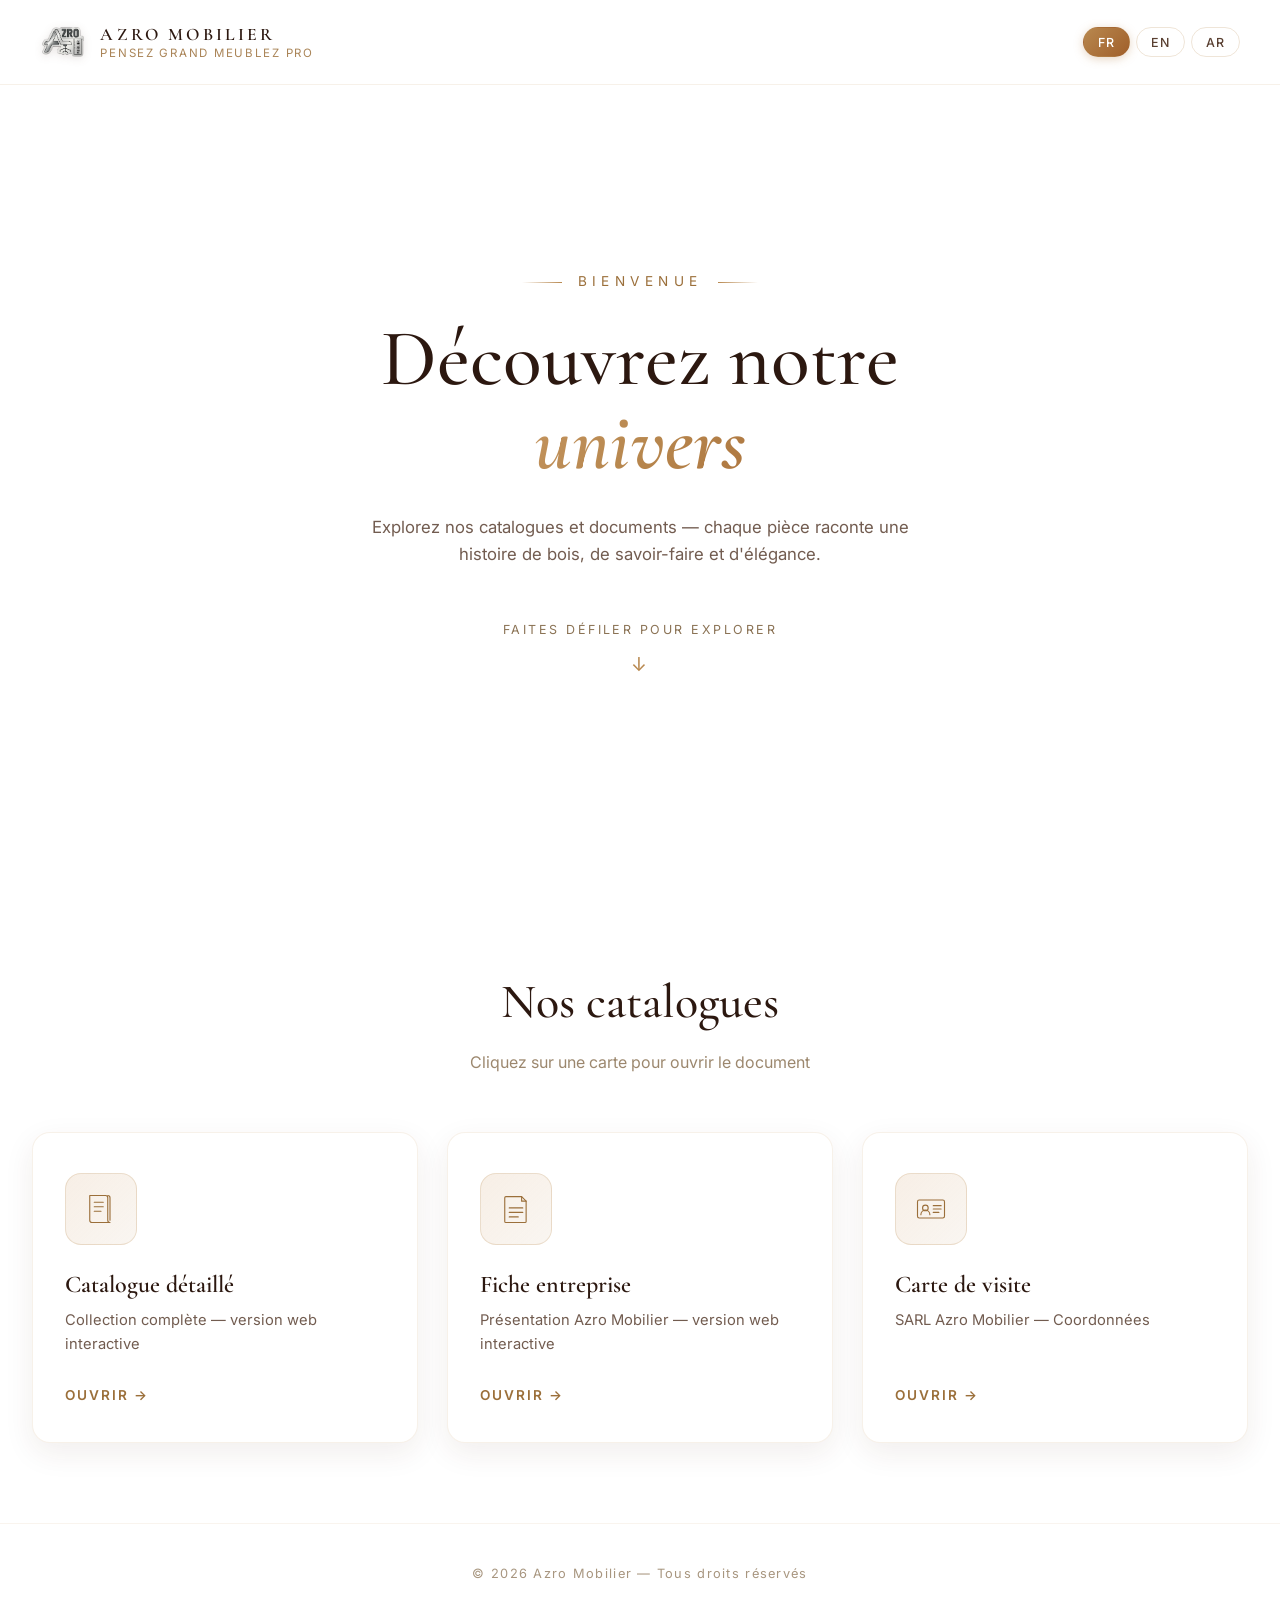
<file: index.html>
<!DOCTYPE html>
<html lang="fr" dir="ltr">
<head>
  <meta charset="UTF-8" />
  <meta name="viewport" content="width=device-width, initial-scale=1.0" />
  <title>Azro Mobilier — Catalogues</title>
  <link rel="icon" type="image/png" href="logo.png" />
  <link rel="apple-touch-icon" href="logo.png" />
  <link rel="preconnect" href="https://fonts.googleapis.com" />
  <link rel="preconnect" href="https://fonts.gstatic.com" crossorigin />
  <link href="https://fonts.googleapis.com/css2?family=Cormorant+Garamond:wght@400;500;600;700&family=Inter:wght@300;400;500;600&family=Amiri:wght@400;700&display=swap" rel="stylesheet" />
  <link rel="stylesheet" href="css/style.css" />
</head>
<body class="home">
  <div class="wood-bg" aria-hidden="true"></div>
  <div class="grain" aria-hidden="true"></div>
  <div class="vignette" aria-hidden="true"></div>

  <header class="topbar">
    <div class="brand">
      <img class="brand-logo" src="logo.png" alt="Azro Mobilier" />
      <div class="brand-text">
        <span class="brand-name">AZRO MOBILIER</span>
        <span class="brand-tag" data-i18n="tagline">Pensez Grand Meublez Pro</span>
      </div>
    </div>
    <nav class="lang-switch" aria-label="Language">
      <button class="lang-btn active" data-lang="fr">FR</button>
      <button class="lang-btn" data-lang="en">EN</button>
      <button class="lang-btn" data-lang="ar">AR</button>
    </nav>
  </header>

  <main class="hero">
    <div class="hero-inner">
      <p class="eyebrow" data-i18n="eyebrow">Bienvenue</p>
      <h1 class="hero-title">
        <span data-i18n="title_l1">Découvrez notre</span>
        <span class="accent" data-i18n="title_l2">univers</span>
      </h1>
      <p class="hero-sub" data-i18n="subtitle">
        Explorez nos catalogues et documents — chaque pièce raconte une histoire de bois, de savoir-faire et d'élégance.
      </p>
      <div class="scroll-hint">
        <span data-i18n="scroll">Faites défiler pour explorer</span>
        <span class="scroll-arrow">↓</span>
      </div>
    </div>
  </main>

  <section class="catalogues" id="catalogues">
    <h2 class="section-title" data-i18n="section_title">Nos catalogues</h2>
    <p class="section-sub" data-i18n="section_sub">Cliquez sur une carte pour ouvrir le document</p>

    <div class="cards-grid">
      <!-- Card 1: Product Catalogue -->
      <a class="card" href="catalogue.html" data-href="catalogue.html" data-title-i18n="cat1_title" data-desc-i18n="cat1_desc" style="--delay: 0.1s;">
        <div class="card-icon">
          <svg viewBox="0 0 64 64" fill="none" stroke="currentColor" stroke-width="2" stroke-linecap="round" stroke-linejoin="round">
            <path d="M12 8h28a4 4 0 0 1 4 4v40a4 4 0 0 0 4 4H16a4 4 0 0 1-4-4V8z"/>
            <path d="M44 8a4 4 0 0 1 4 4v40"/>
            <line x1="20" y1="20" x2="36" y2="20"/>
            <line x1="20" y1="28" x2="36" y2="28"/>
            <line x1="20" y1="36" x2="32" y2="36"/>
          </svg>
        </div>
        <h3 class="card-title" data-i18n="cat1_title">Catalogue détaillé</h3>
        <p class="card-desc" data-i18n="cat1_desc">Notre collection complète de produits</p>
        <span class="card-cta" data-i18n="cta_open">Ouvrir →</span>
        <div class="card-shine" aria-hidden="true"></div>
      </a>

      <!-- Card 2: Company Sheet (language-aware: FR / EN / AR) -->
      <a class="card" href="fiche.html" data-href="fiche.html" data-title-i18n="cat2_title" data-desc-i18n="cat2_desc" style="--delay: 0.2s;">
        <div class="card-icon">
          <svg viewBox="0 0 64 64" fill="none" stroke="currentColor" stroke-width="2" stroke-linecap="round" stroke-linejoin="round">
            <path d="M14 10h28l8 8v36a2 2 0 0 1-2 2H14a2 2 0 0 1-2-2V12a2 2 0 0 1 2-2z"/>
            <path d="M42 10v8h8"/>
            <line x1="20" y1="30" x2="44" y2="30"/>
            <line x1="20" y1="38" x2="44" y2="38"/>
            <line x1="20" y1="46" x2="36" y2="46"/>
          </svg>
        </div>
        <h3 class="card-title" data-i18n="cat2_title">Fiche entreprise</h3>
        <p class="card-desc" data-i18n="cat2_desc">Présentation Azro Mobilier (multilingue)</p>
        <span class="card-cta" data-i18n="cta_open">Ouvrir →</span>
        <div class="card-shine" aria-hidden="true"></div>
      </a>

      <!-- Card 3: Business Card -->
      <a class="card" href="carte.html" data-href="carte.html" data-title-i18n="cat3_title" data-desc-i18n="cat3_desc" style="--delay: 0.3s;">
        <div class="card-icon">
          <svg viewBox="0 0 64 64" fill="none" stroke="currentColor" stroke-width="2" stroke-linecap="round" stroke-linejoin="round">
            <rect x="8" y="16" width="48" height="32" rx="3"/>
            <circle cx="22" cy="30" r="5"/>
            <path d="M14 42c0-5 4-8 8-8s8 3 8 8"/>
            <line x1="36" y1="26" x2="50" y2="26"/>
            <line x1="36" y1="32" x2="50" y2="32"/>
            <line x1="36" y1="38" x2="46" y2="38"/>
          </svg>
        </div>
        <h3 class="card-title" data-i18n="cat3_title">Carte de visite</h3>
        <p class="card-desc" data-i18n="cat3_desc">SARL Azro Mobilier — Coordonnées</p>
        <span class="card-cta" data-i18n="cta_open">Ouvrir →</span>
        <div class="card-shine" aria-hidden="true"></div>
      </a>
    </div>
  </section>

  <footer class="footer">
    <p>© <span id="year"></span> Azro Mobilier — <span data-i18n="footer">Tous droits réservés</span></p>
  </footer>

  <script src="js/i18n.js"></script>
  <script src="js/main.js"></script>
</body>
</html>
</file>
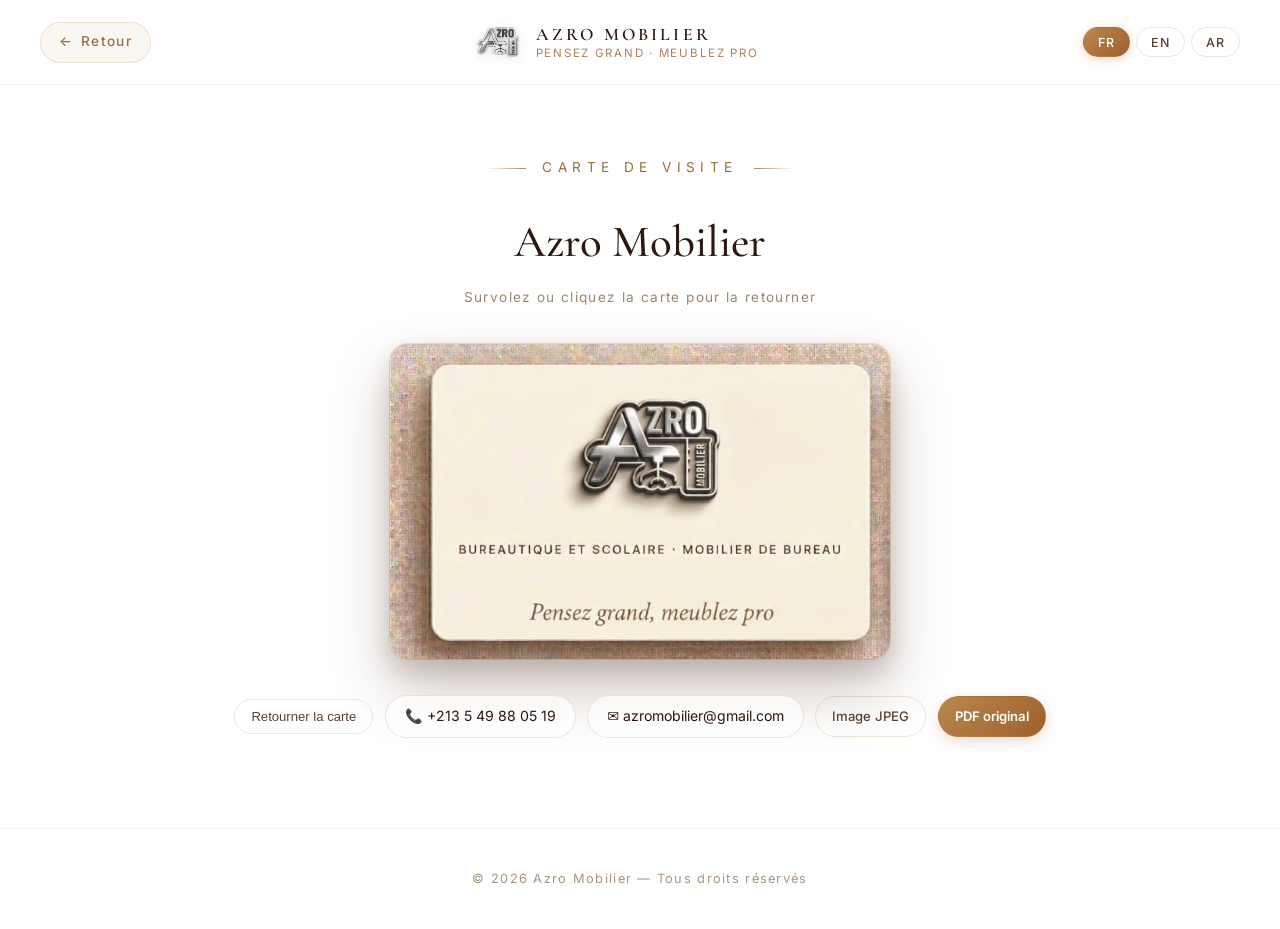
<file: carte.html>
<!DOCTYPE html>
<html lang="fr" dir="ltr">
<head>
  <meta charset="UTF-8" />
  <meta name="viewport" content="width=device-width, initial-scale=1.0" />
  <title>Azro Mobilier — Carte de visite</title>
  <link rel="icon" type="image/png" href="logo.png" />
  <link rel="apple-touch-icon" href="logo.png" />
  <link rel="preconnect" href="https://fonts.googleapis.com" />
  <link rel="preconnect" href="https://fonts.gstatic.com" crossorigin />
  <link href="https://fonts.googleapis.com/css2?family=Cormorant+Garamond:wght@400;500;600;700&family=Inter:wght@300;400;500;600&family=Amiri:wght@400;700&display=swap" rel="stylesheet" />
  <link rel="stylesheet" href="css/style.css" />
</head>
<body class="cat-page carte-body">

  <header class="topbar">
    <a class="back-btn" href="index.html">
      <span class="back-arrow">←</span>
      <span id="c-back">Retour</span>
    </a>
    <a class="brand" href="index.html">
      <img class="brand-logo" src="logo.png" alt="Azro Mobilier" />
      <div class="brand-text">
        <span class="brand-name">AZRO MOBILIER</span>
        <span class="brand-tag" id="c-tagline">Pensez Grand · Meublez Pro</span>
      </div>
    </a>
    <nav class="lang-switch" aria-label="Language">
      <button class="lang-btn active" data-lang="fr">FR</button>
      <button class="lang-btn" data-lang="en">EN</button>
      <button class="lang-btn" data-lang="ar">AR</button>
    </nav>
  </header>

  <main class="carte-main">
    <div class="carte-head">
      <p class="eyebrow" id="c-eyebrow">Carte de visite</p>
      <h1 class="carte-title" id="c-title">Azro Mobilier</h1>
      <p class="carte-sub" id="c-sub">Survolez ou cliquez la carte pour la retourner</p>
    </div>

    <!-- ===== Business card (flip) ===== -->
    <div class="bizcard-stage">
      <div class="bizcard" id="bizcard" role="button" tabindex="0" aria-label="Carte de visite Azro Mobilier">

        <div class="bizcard-face bizcard-front">
          <div class="bc-gloss" aria-hidden="true"></div>
        </div>

        <div class="bizcard-face bizcard-back">
          <div class="bc-gloss" aria-hidden="true"></div>
        </div>

      </div>
    </div>

    <!-- ===== Quick actions ===== -->
    <div class="carte-actions">
      <button class="action-btn" id="c-flip"><span id="c-flip-label">Retourner la carte</span></button>
      <a class="contact-pill" href="tel:+213549880519">📞 +213 5 49 88 05 19</a>
      <a class="contact-pill" href="mailto:azromobilier@gmail.com">✉ azromobilier@gmail.com</a>
      <a class="action-btn" id="c-img" href="carte-azro-mobilier.jpeg" download="carte-azro-mobilier.jpeg"><span id="c-img-label">Image JPEG</span></a>
      <a class="action-btn primary" id="c-pdf" href="Carte visite SARL Azro Mobiler.pdf" target="_blank" rel="noopener"><span id="c-pdf-label">PDF original</span></a>
    </div>
  </main>

  <footer class="footer">
    <p>© <span id="year"></span> Azro Mobilier — <span data-i18n="footer">Tous droits réservés</span></p>
  </footer>

  <script src="js/i18n.js"></script>
  <script src="js/carte.js"></script>
</body>
</html>
</file>
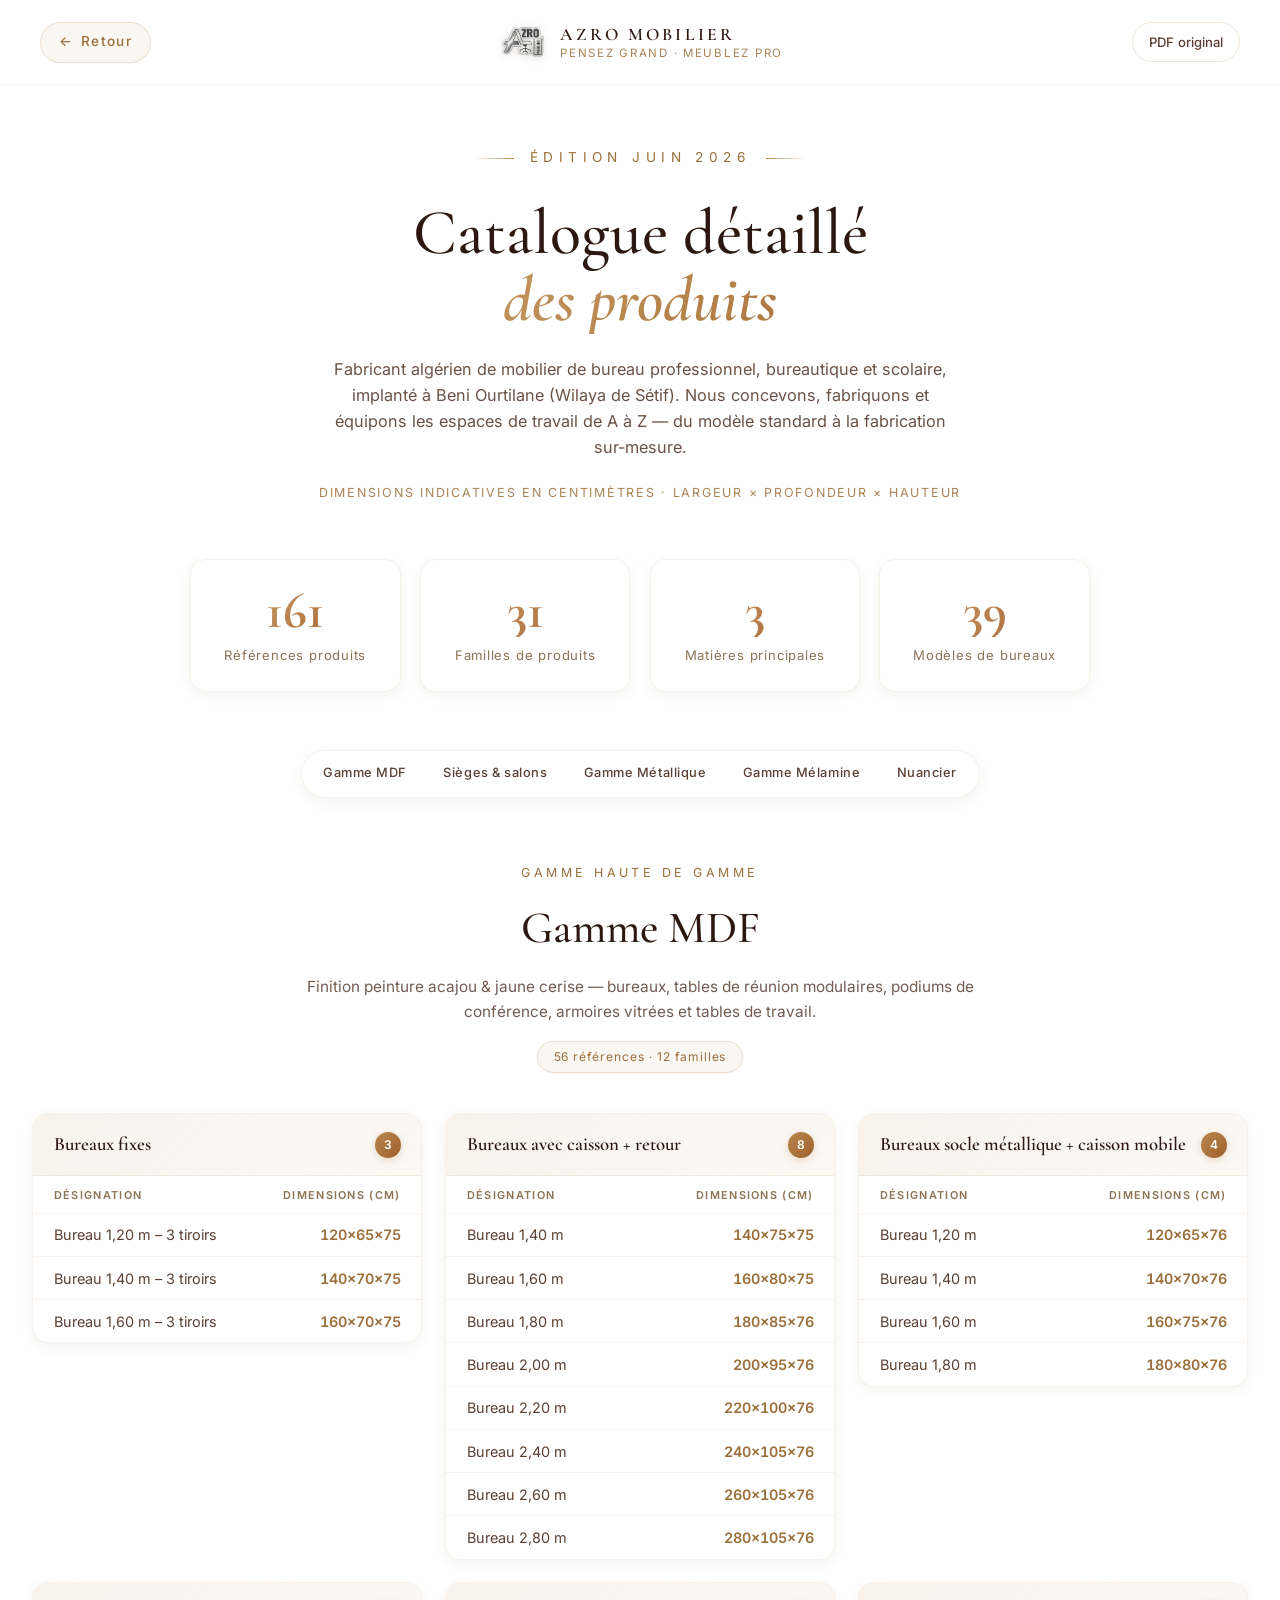
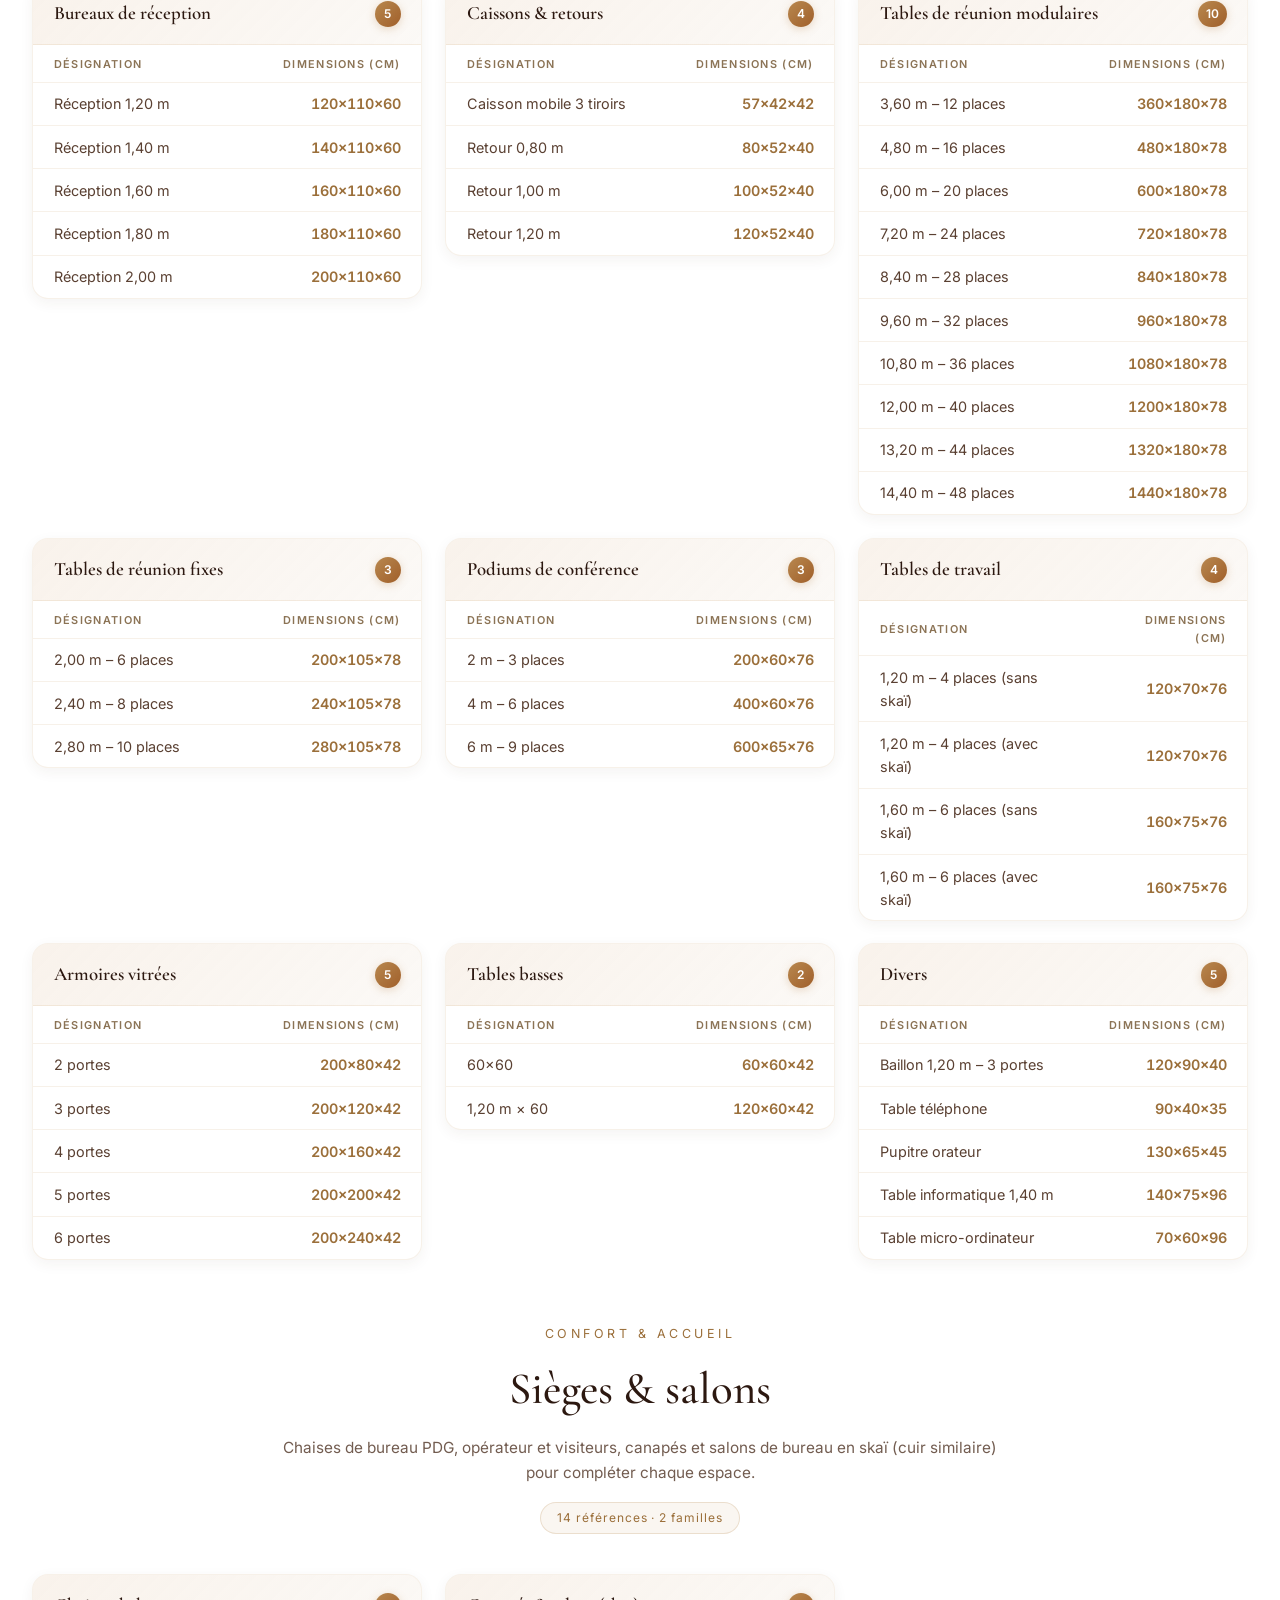
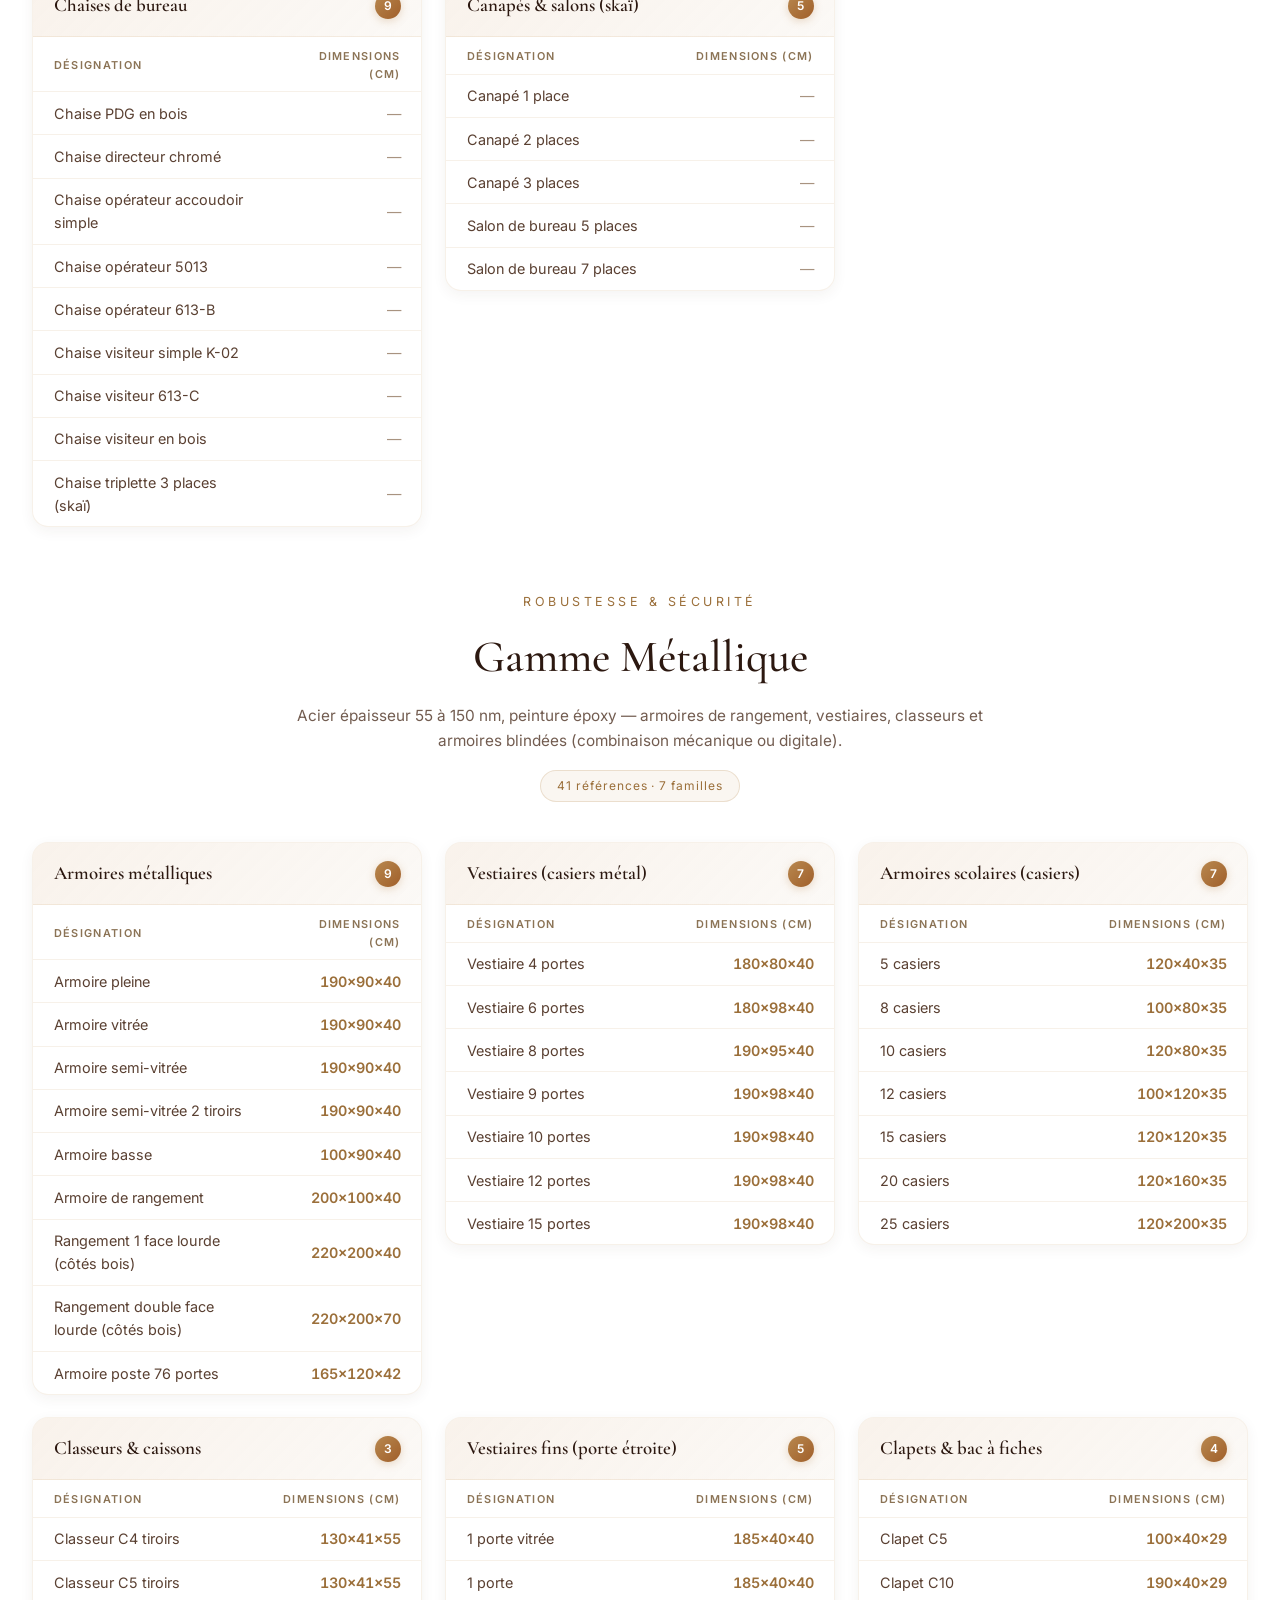
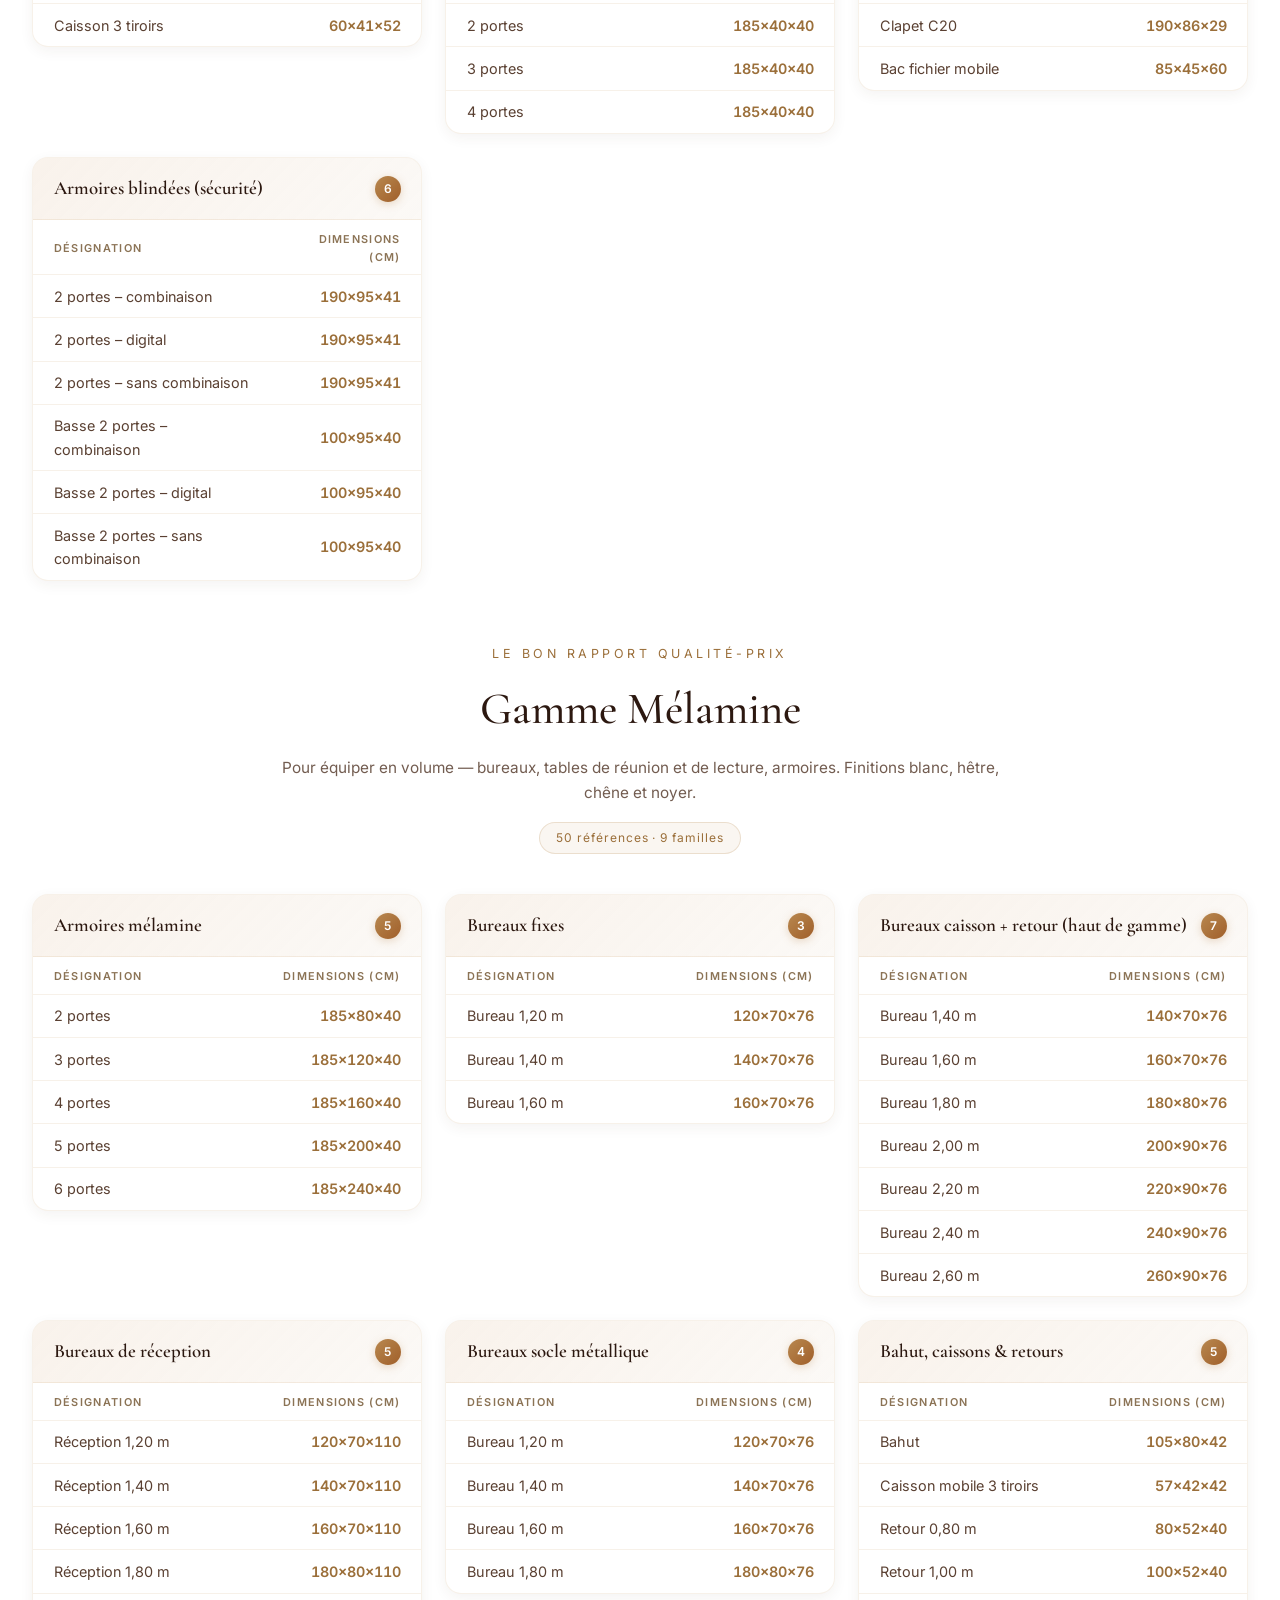
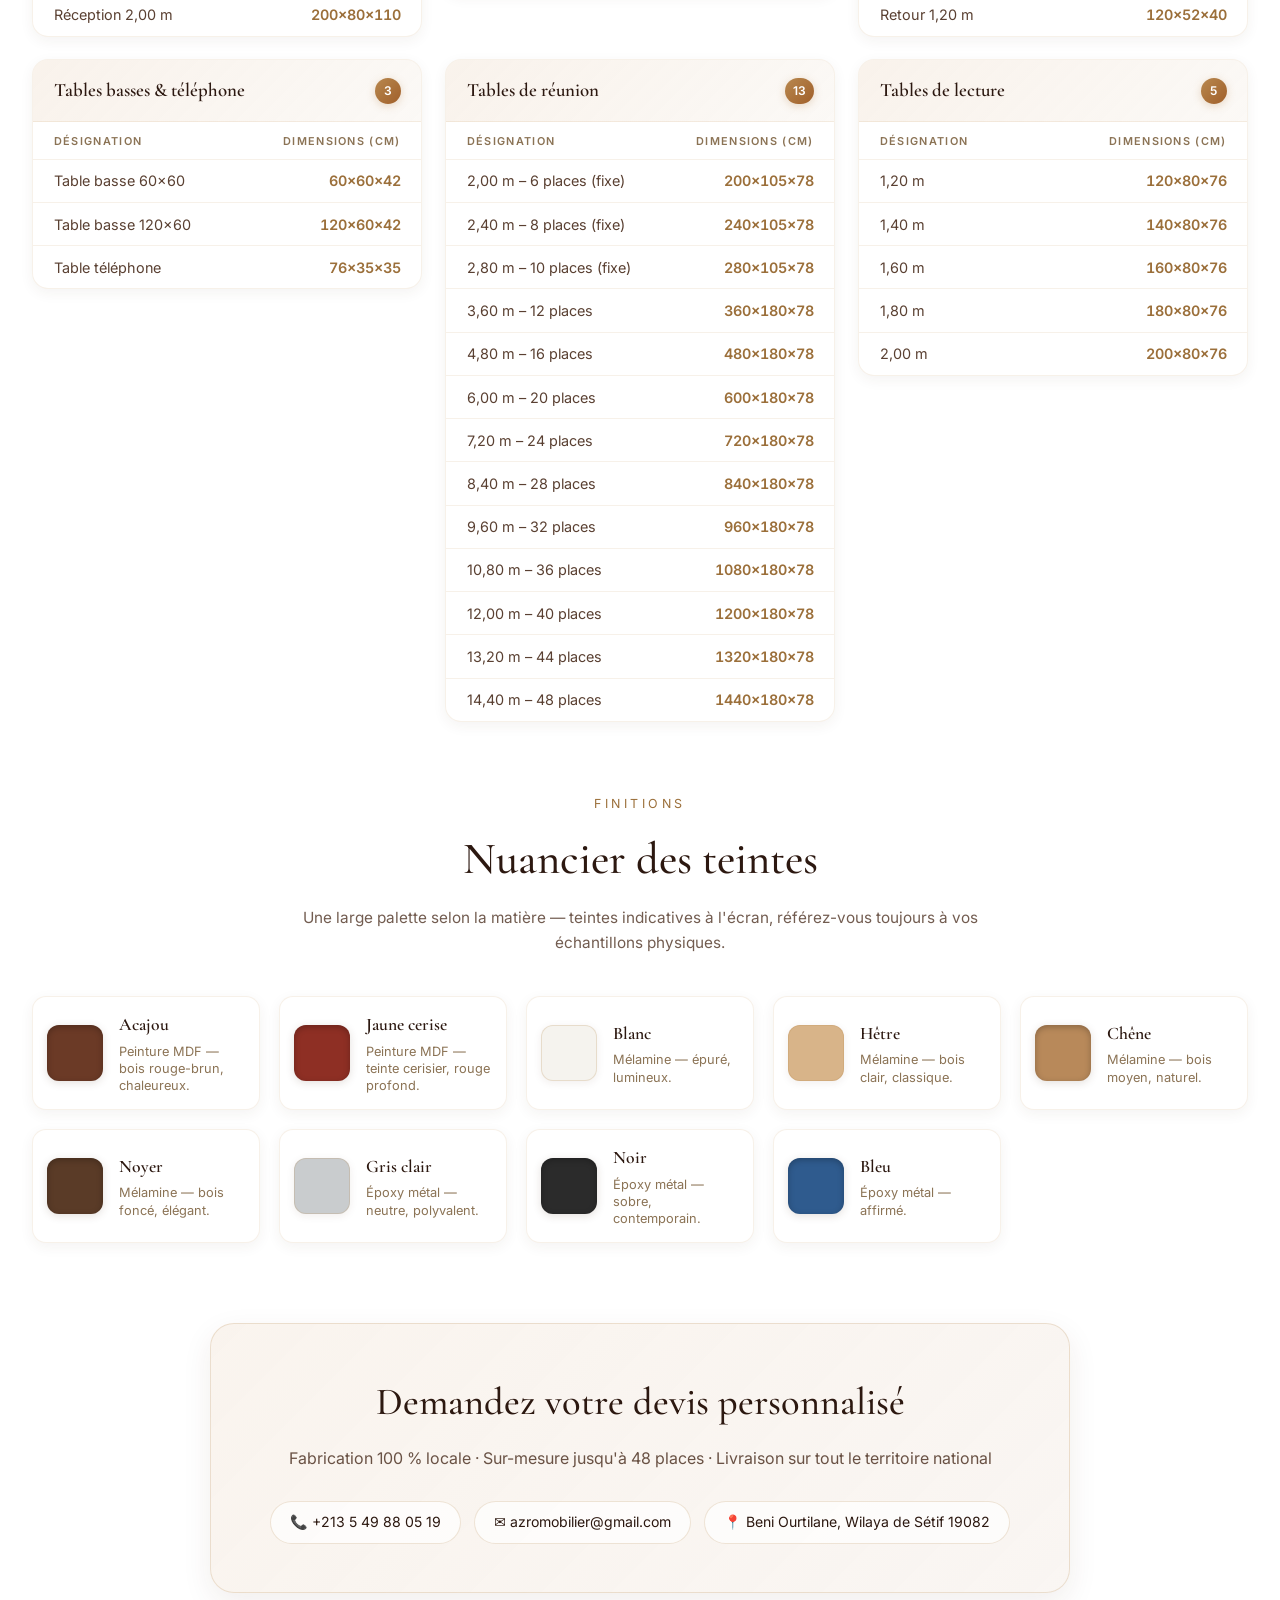
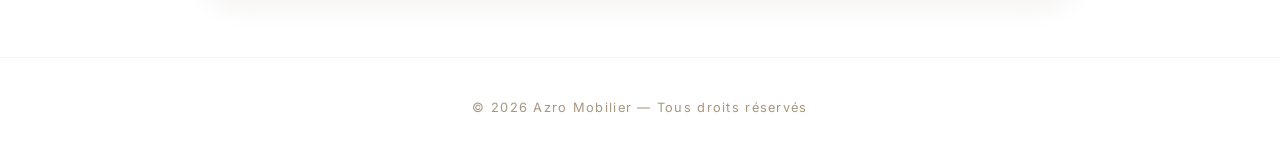
<file: catalogue.html>
<!DOCTYPE html>
<html lang="fr" dir="ltr">
<head>
  <meta charset="UTF-8" />
  <meta name="viewport" content="width=device-width, initial-scale=1.0" />
  <title>Azro Mobilier — Catalogue détaillé</title>
  <link rel="icon" type="image/png" href="logo.png" />
  <link rel="apple-touch-icon" href="logo.png" />
  <link rel="preconnect" href="https://fonts.googleapis.com" />
  <link rel="preconnect" href="https://fonts.gstatic.com" crossorigin />
  <link href="https://fonts.googleapis.com/css2?family=Cormorant+Garamond:wght@400;500;600;700&family=Inter:wght@300;400;500;600&family=Amiri:wght@400;700&display=swap" rel="stylesheet" />
  <link rel="stylesheet" href="css/style.css" />
</head>
<body class="cat-page">
  <div class="wood-bg" aria-hidden="true"></div>
  <div class="grain" aria-hidden="true"></div>
  <div class="vignette" aria-hidden="true"></div>

  <header class="topbar">
    <a class="back-btn" href="index.html">
      <span class="back-arrow">←</span>
      <span>Retour</span>
    </a>
    <a class="brand" href="index.html">
      <img class="brand-logo" src="logo.png" alt="Azro Mobilier" />
      <div class="brand-text">
        <span class="brand-name">AZRO MOBILIER</span>
        <span class="brand-tag">Pensez Grand · Meublez Pro</span>
      </div>
    </a>
    <a class="action-btn" href="Catalogue détaillé des produits.pdf" target="_blank" rel="noopener">
      <span>PDF original</span>
    </a>
  </header>

  <!-- ===== Hero ===== -->
  <section class="cat-hero">
    <div class="cat-hero-inner">
      <p class="eyebrow">Édition Juin 2026</p>
      <h1 class="cat-hero-title">
        <span>Catalogue détaillé</span>
        <span class="accent">des produits</span>
      </h1>
      <p class="cat-hero-sub">
        Fabricant algérien de mobilier de bureau professionnel, bureautique et scolaire,
        implanté à Beni Ourtilane (Wilaya de Sétif). Nous concevons, fabriquons et équipons
        les espaces de travail de A à Z — du modèle standard à la fabrication sur-mesure.
      </p>
      <p class="cat-hero-note">Dimensions indicatives en centimètres · Largeur × Profondeur × Hauteur</p>
    </div>
  </section>

  <!-- ===== Stats (animated counters) ===== -->
  <section class="stats-section reveal">
    <div class="stats-grid">
      <div class="stat">
        <span class="stat-num" data-count="161">0</span>
        <span class="stat-label">Références produits</span>
      </div>
      <div class="stat">
        <span class="stat-num" data-count="31">0</span>
        <span class="stat-label">Familles de produits</span>
      </div>
      <div class="stat">
        <span class="stat-num" data-count="3">0</span>
        <span class="stat-label">Matières principales</span>
      </div>
      <div class="stat">
        <span class="stat-num" data-count="39">0</span>
        <span class="stat-label">Modèles de bureaux</span>
      </div>
    </div>
  </section>

  <!-- ===== Sticky sub-nav ===== -->
  <nav class="subnav" id="subnav" aria-label="Sections du catalogue">
    <div class="subnav-inner">
      <a class="subnav-link" href="#mdf">Gamme MDF</a>
      <a class="subnav-link" href="#sieges">Sièges &amp; salons</a>
      <a class="subnav-link" href="#metallique">Gamme Métallique</a>
      <a class="subnav-link" href="#melamine">Gamme Mélamine</a>
      <a class="subnav-link" href="#nuancier">Nuancier</a>
    </div>
  </nav>

  <!-- ===== Catalogue body (rendered by JS) ===== -->
  <main class="cat-main" id="cat-main"></main>

  <!-- ===== Nuancier ===== -->
  <section class="nuancier-section" id="nuancier">
    <div class="section-head reveal">
      <p class="gamme-eyebrow">Finitions</p>
      <h2 class="gamme-title">Nuancier des teintes</h2>
      <p class="gamme-note">Une large palette selon la matière — teintes indicatives à l'écran, référez-vous toujours à vos échantillons physiques.</p>
    </div>
    <div class="nuancier-grid" id="nuancier-grid"></div>
  </section>

  <!-- ===== Contact CTA ===== -->
  <section class="cat-contact reveal">
    <div class="cat-contact-inner">
      <h2 class="cat-contact-title">Demandez votre devis personnalisé</h2>
      <p class="cat-contact-sub">Fabrication 100 % locale · Sur-mesure jusqu'à 48 places · Livraison sur tout le territoire national</p>
      <div class="contact-rows">
        <a class="contact-pill" href="tel:+213549880519">📞 +213 5 49 88 05 19</a>
        <a class="contact-pill" href="mailto:azromobilier@gmail.com">✉ azromobilier@gmail.com</a>
        <span class="contact-pill">📍 Beni Ourtilane, Wilaya de Sétif 19082</span>
      </div>
    </div>
  </section>

  <footer class="footer">
    <p>© <span id="year"></span> Azro Mobilier — Tous droits réservés</p>
  </footer>

  <script src="js/catalogue.js"></script>
</body>
</html>
</file>
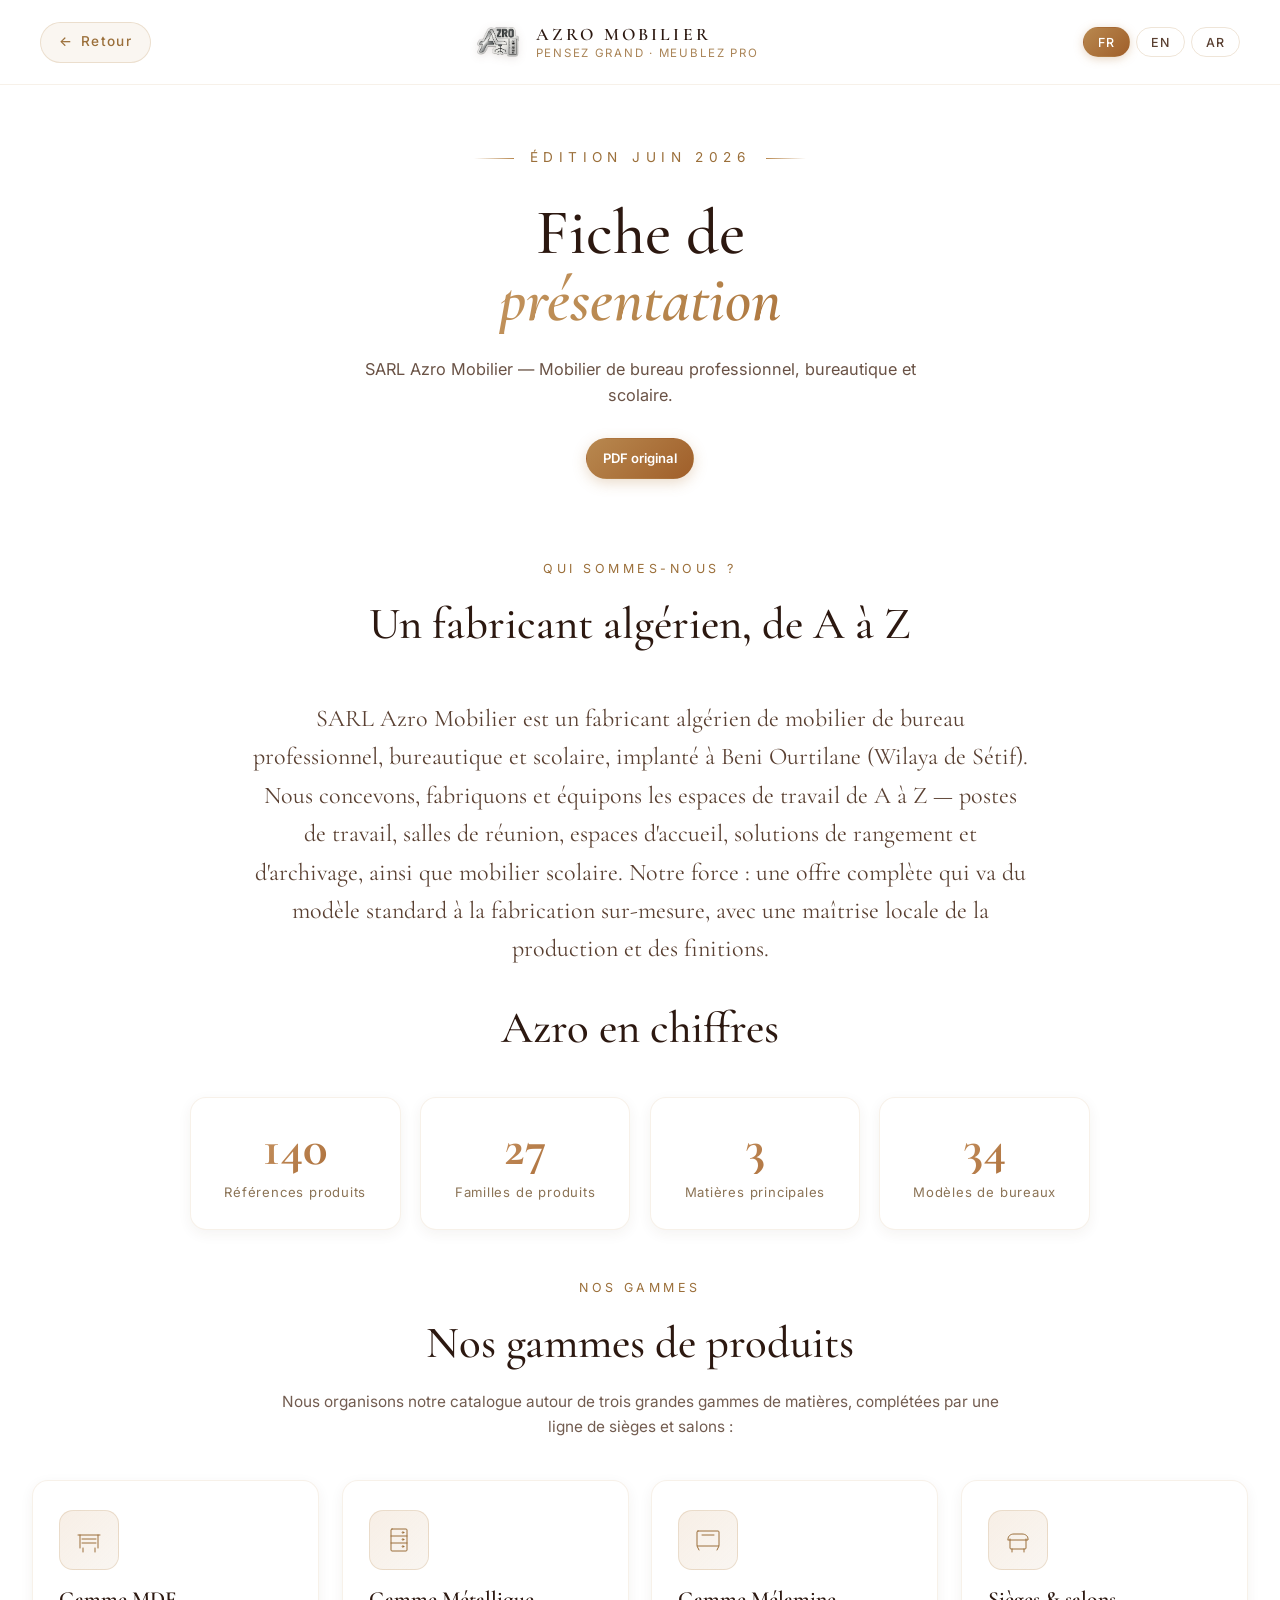
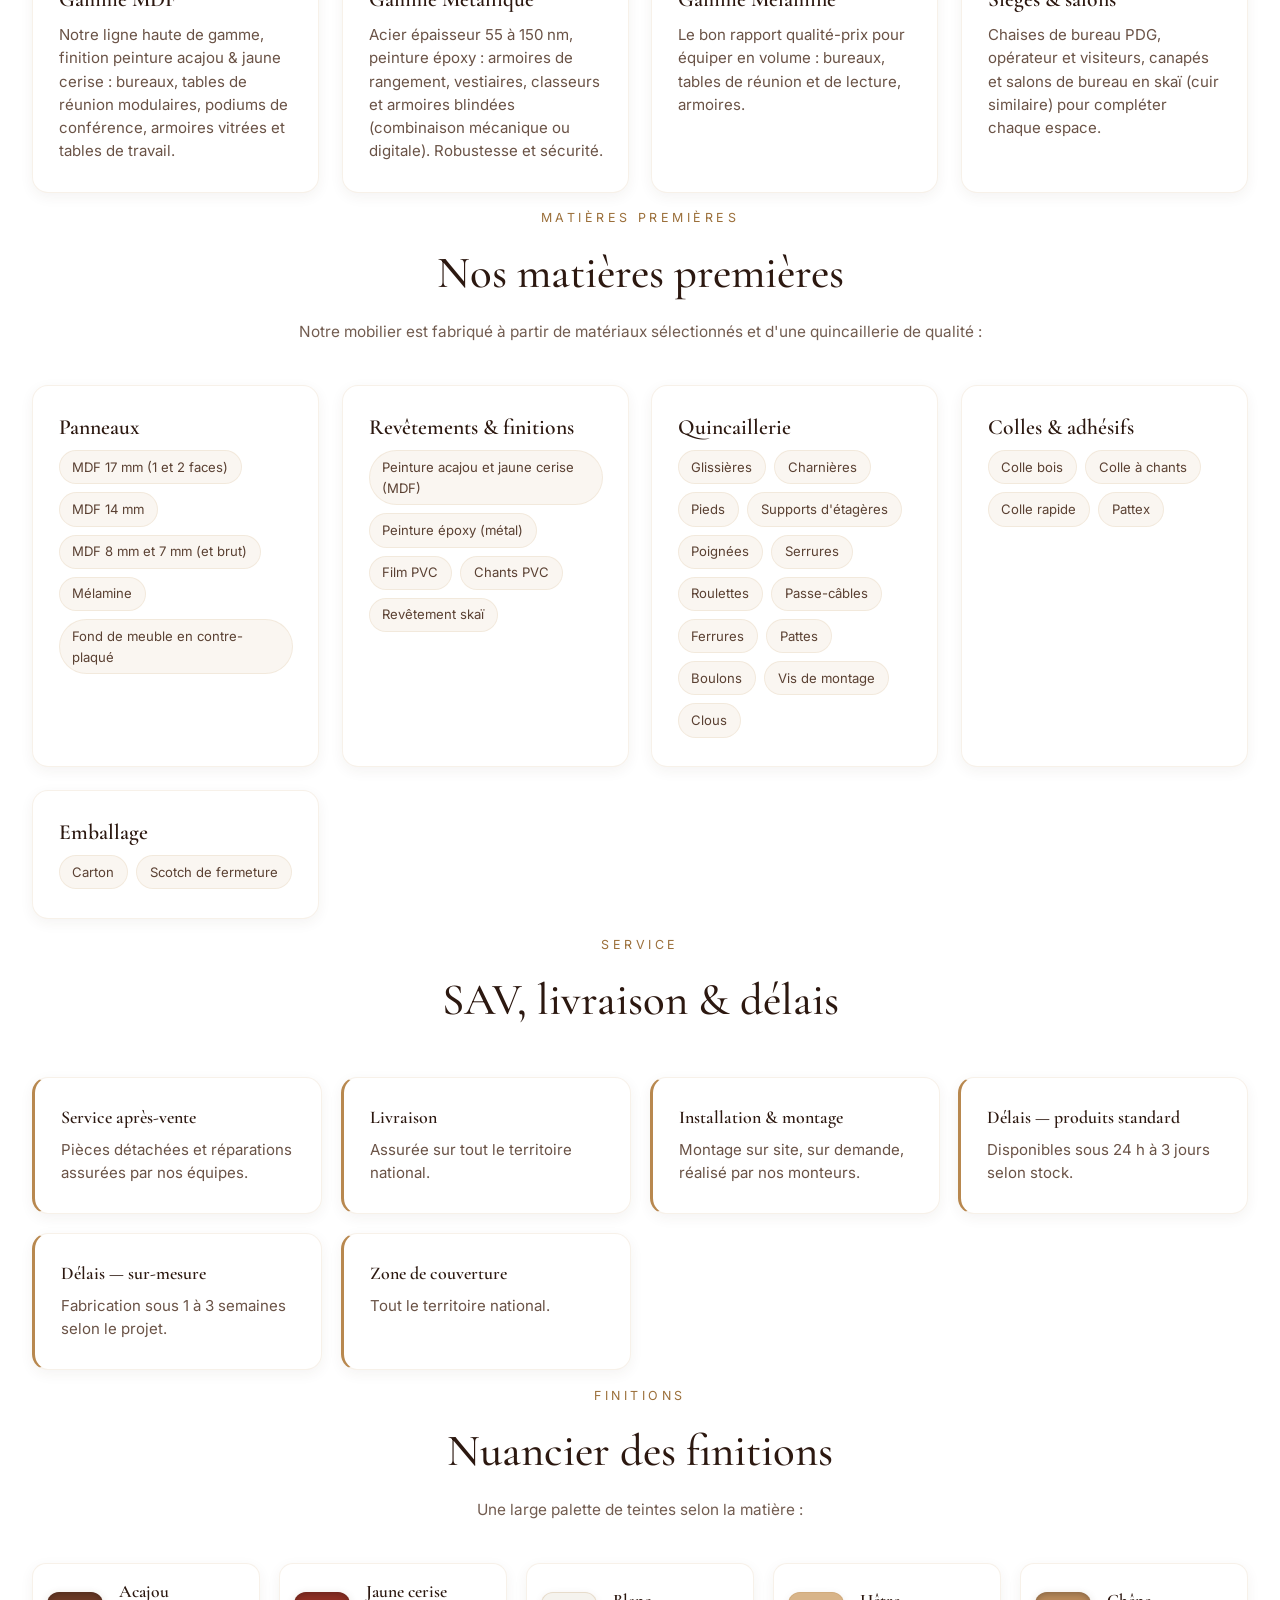
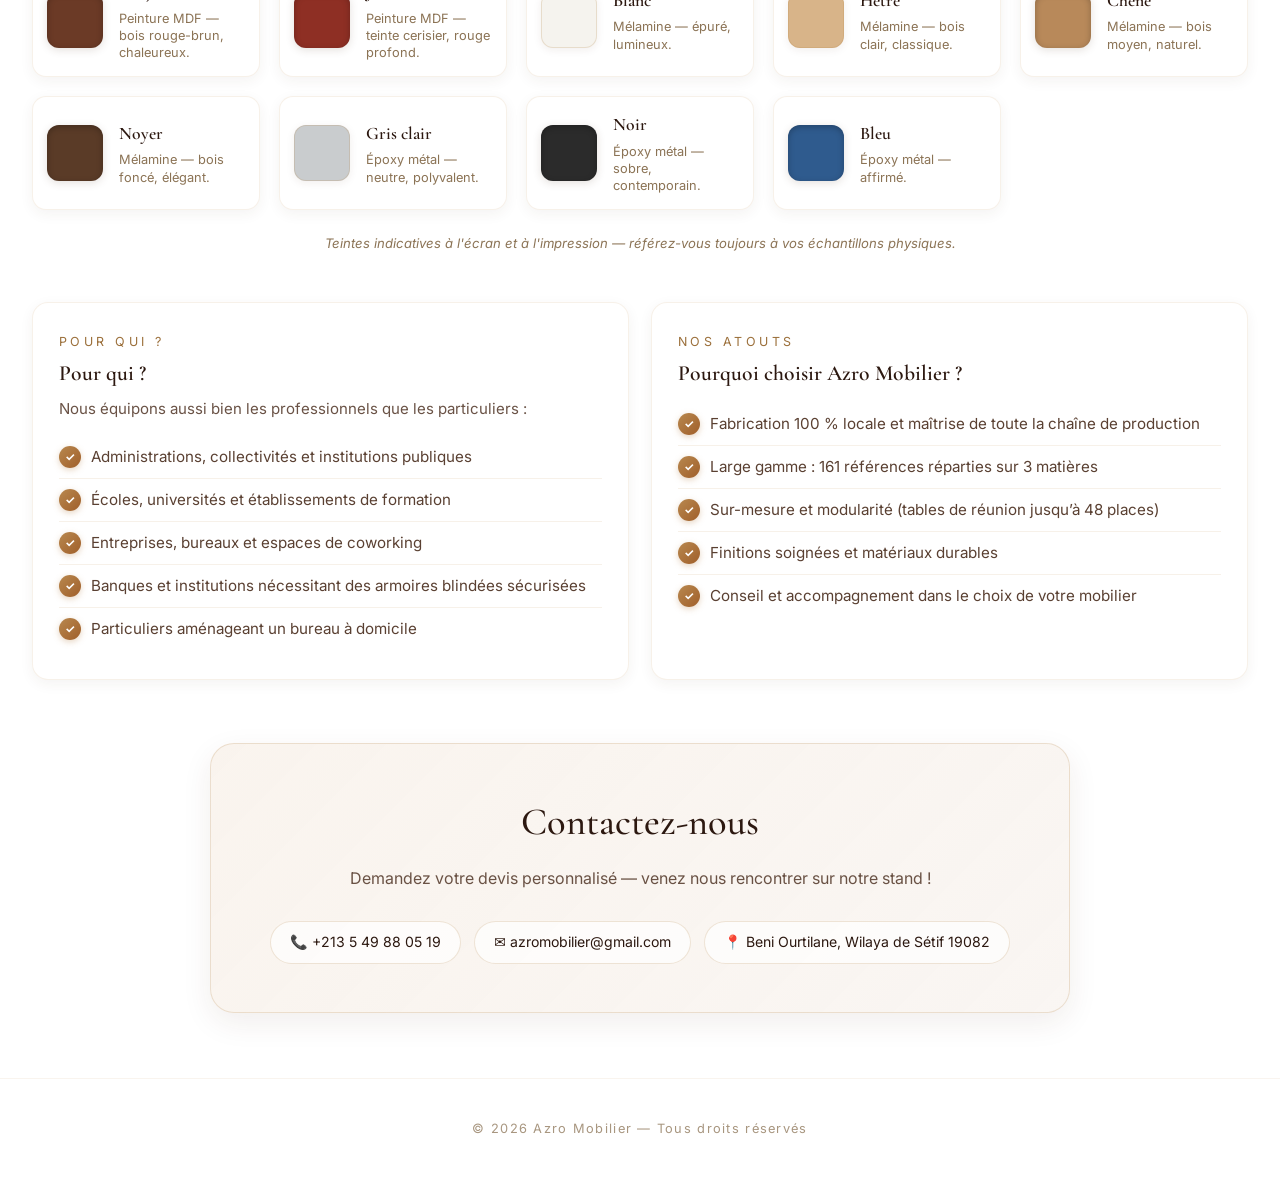
<file: fiche.html>
<!DOCTYPE html>
<html lang="fr" dir="ltr">
<head>
  <meta charset="UTF-8" />
  <meta name="viewport" content="width=device-width, initial-scale=1.0" />
  <title>Azro Mobilier — Fiche de présentation</title>
  <link rel="icon" type="image/png" href="logo.png" />
  <link rel="apple-touch-icon" href="logo.png" />
  <link rel="preconnect" href="https://fonts.googleapis.com" />
  <link rel="preconnect" href="https://fonts.gstatic.com" crossorigin />
  <link href="https://fonts.googleapis.com/css2?family=Cormorant+Garamond:wght@400;500;600;700&family=Inter:wght@300;400;500;600&family=Amiri:wght@400;700&display=swap" rel="stylesheet" />
  <link rel="stylesheet" href="css/style.css" />
</head>
<body class="cat-page">
  <div class="wood-bg" aria-hidden="true"></div>
  <div class="grain" aria-hidden="true"></div>
  <div class="vignette" aria-hidden="true"></div>

  <header class="topbar">
    <a class="back-btn" href="index.html">
      <span class="back-arrow">←</span>
      <span id="f-back">Retour</span>
    </a>
    <a class="brand" href="index.html">
      <img class="brand-logo" src="logo.png" alt="Azro Mobilier" />
      <div class="brand-text">
        <span class="brand-name">AZRO MOBILIER</span>
        <span class="brand-tag" id="f-tagline">Pensez Grand · Meublez Pro</span>
      </div>
    </a>
    <nav class="lang-switch" aria-label="Language">
      <button class="lang-btn active" data-lang="fr">FR</button>
      <button class="lang-btn" data-lang="en">EN</button>
      <button class="lang-btn" data-lang="ar">AR</button>
    </nav>
  </header>

  <!-- ===== Hero ===== -->
  <section class="cat-hero">
    <div class="cat-hero-inner">
      <p class="eyebrow" id="f-edition">Édition Juin 2026</p>
      <h1 class="cat-hero-title">
        <span id="f-title1">Fiche de</span>
        <span class="accent" id="f-title2">présentation</span>
      </h1>
      <p class="cat-hero-sub" id="f-subtitle">SARL Azro Mobilier — Mobilier de bureau professionnel, bureautique et scolaire.</p>
      <a class="action-btn primary fiche-pdf-btn" id="f-pdf" href="Fiche_Azro_Mobilier_fr.PDF" target="_blank" rel="noopener">
        <span>PDF original</span>
      </a>
    </div>
  </section>

  <!-- ===== Body (rendered by JS) ===== -->
  <main class="cat-main" id="fiche-main"></main>

  <footer class="footer">
    <p>© <span id="year"></span> Azro Mobilier — <span data-i18n="footer">Tous droits réservés</span></p>
  </footer>

  <script src="js/i18n.js"></script>
  <script src="js/fiche.js"></script>
</body>
</html>
</file>
<file: css/style.css>
/* ============================================
   Azro Mobilier — Light / White Theme with Gold Accents
   ============================================ */

:root {
  --bg: #ffffff;
  --bg-soft: #faf7f1;
  --bg-elev: #ffffff;
  --ink: #2c1810;
  --ink-mid: #5a4032;
  --ink-soft: #8b7355;
  --ink-muted: #a89380;
  --gold: #b8884f;
  --gold-bright: #d4a574;
  --gold-deep: #9b6f3a;
  --copper: #a05f2a;
  --line: rgba(184, 136, 79, 0.22);
  --line-soft: rgba(184, 136, 79, 0.12);
  --shadow-1: 0 4px 14px rgba(74, 44, 26, 0.06);
  --shadow-2: 0 10px 30px rgba(74, 44, 26, 0.08);
  --shadow-3: 0 25px 50px rgba(74, 44, 26, 0.14);
  --font-serif: 'Cormorant Garamond', 'Amiri', serif;
  --font-sans: 'Inter', system-ui, -apple-system, sans-serif;
  --font-ar: 'Amiri', serif;
}

* { box-sizing: border-box; margin: 0; padding: 0; }

html { scroll-behavior: smooth; background: var(--bg); }

body {
  font-family: var(--font-sans);
  color: var(--ink-mid);
  background: var(--bg);
  min-height: 100vh;
  overflow-x: hidden;
  position: relative;
  line-height: 1.6;
}

body[dir="rtl"] { font-family: var(--font-ar), var(--font-sans); }

/* ===== Subtle paper background ===== */
.wood-bg,
.grain,
.vignette {
  display: none !important;
}

/* ===== Top Bar ===== */
.topbar {
  position: fixed; top: 0; left: 0; right: 0; z-index: 50;
  display: flex; align-items: center; justify-content: space-between;
  padding: 1.2rem 2.5rem;
  background: rgba(255, 255, 255, 0.85);
  backdrop-filter: blur(14px);
  -webkit-backdrop-filter: blur(14px);
  border-bottom: 1px solid var(--line-soft);
  animation: slideDown 0.8s cubic-bezier(0.16, 1, 0.3, 1);
}

.brand { display: flex; align-items: center; gap: 0.9rem; text-decoration: none; }

.brand-logo {
  height: 46px;
  width: auto;
  display: block;
  filter: drop-shadow(0 2px 4px rgba(74, 44, 26, 0.12));
  transition: transform 0.4s cubic-bezier(0.16, 1, 0.3, 1);
}
.brand:hover .brand-logo { transform: scale(1.05); }
@media (max-width: 768px) { .brand-logo { height: 38px; } }

.logo-mark {
  width: 44px; height: 44px;
  display: grid; place-items: center;
  background: linear-gradient(135deg, var(--gold-bright), var(--copper));
  color: #ffffff;
  font-family: var(--font-serif);
  font-size: 1.6rem; font-weight: 700;
  border-radius: 50%;
  box-shadow: 0 4px 14px rgba(184, 136, 79, 0.35), inset 0 1px 2px rgba(255, 255, 255, 0.3);
}

.brand-text { display: flex; flex-direction: column; line-height: 1.1; }
.brand-name {
  font-family: var(--font-serif); font-weight: 600;
  font-size: 1.1rem; letter-spacing: 0.18em; color: var(--ink);
}
.brand-tag {
  font-size: 0.72rem; letter-spacing: 0.15em;
  text-transform: uppercase; color: var(--gold-deep); opacity: 0.85;
  margin-top: 2px;
}

.lang-switch { display: flex; gap: 0.4rem; }

.lang-btn {
  background: transparent;
  color: var(--ink-mid);
  border: 1px solid var(--line);
  padding: 0.4rem 0.85rem;
  font-family: var(--font-sans); font-size: 0.78rem; font-weight: 500;
  letter-spacing: 0.1em;
  border-radius: 999px;
  cursor: pointer;
  transition: all 0.3s ease;
}

.lang-btn:hover {
  border-color: var(--gold);
  color: var(--gold-deep);
  transform: translateY(-1px);
}

.lang-btn.active {
  background: linear-gradient(135deg, var(--gold), var(--copper));
  color: #ffffff;
  border-color: transparent;
  box-shadow: 0 2px 10px rgba(184, 136, 79, 0.35);
}

/* ===== Hero ===== */
.hero {
  min-height: 100vh;
  display: flex; align-items: center; justify-content: center;
  padding: 6rem 2rem 3rem;
  position: relative;
}

.hero-inner {
  text-align: center;
  max-width: 800px;
  animation: fadeUp 1.2s cubic-bezier(0.16, 1, 0.3, 1) 0.3s both;
}

.eyebrow {
  font-family: var(--font-sans);
  font-size: 0.85rem;
  letter-spacing: 0.4em;
  text-transform: uppercase;
  color: var(--gold-deep);
  margin-bottom: 1.5rem;
  position: relative;
  display: inline-block;
}

.eyebrow::before,
.eyebrow::after {
  content: '';
  position: absolute; top: 50%;
  width: 40px; height: 1px;
  background: linear-gradient(to right, transparent, var(--gold));
}
.eyebrow::before { right: calc(100% + 1rem); }
.eyebrow::after { left: calc(100% + 1rem); background: linear-gradient(to left, transparent, var(--gold)); }

.hero-title {
  font-family: var(--font-serif);
  font-weight: 500;
  font-size: clamp(2.5rem, 6.5vw, 5rem);
  line-height: 1.05;
  color: var(--ink);
  margin-bottom: 1.8rem;
}
.hero-title span { display: block; }
.hero-title .accent {
  background: linear-gradient(135deg, var(--gold-bright), var(--gold), var(--copper));
  -webkit-background-clip: text;
  background-clip: text;
  color: transparent;
  font-style: italic;
  font-weight: 600;
}

.hero-sub {
  font-size: 1.05rem;
  color: var(--ink-mid);
  opacity: 0.85;
  max-width: 580px;
  margin: 0 auto 3rem;
}

.scroll-hint {
  display: inline-flex; flex-direction: column; align-items: center; gap: 0.6rem;
  font-size: 0.78rem;
  letter-spacing: 0.2em;
  text-transform: uppercase;
  color: var(--ink-soft);
  opacity: 0.7;
  animation: fadeUp 1s ease 1.5s both;
}
.scroll-arrow {
  font-size: 1.2rem;
  color: var(--gold);
  animation: bounce 2s ease-in-out infinite;
}

/* ===== Catalogues ===== */
.catalogues {
  padding: 4rem 2rem 5rem;
  max-width: 1300px;
  margin: 0 auto;
  position: relative;
}

.section-title {
  font-family: var(--font-serif);
  font-size: clamp(2rem, 4vw, 3rem);
  font-weight: 500;
  text-align: center;
  color: var(--ink);
  margin-bottom: 0.6rem;
}

.section-sub {
  text-align: center;
  color: var(--ink-soft);
  opacity: 0.85;
  margin-bottom: 3.5rem;
  font-size: 1rem;
}

.cards-grid {
  display: grid;
  grid-template-columns: repeat(auto-fit, minmax(280px, 1fr));
  gap: 1.8rem;
}

.card {
  --delay: 0s;
  position: relative;
  display: flex; flex-direction: column;
  padding: 2.5rem 2rem 2.2rem;
  background: var(--bg-elev);
  border: 1px solid var(--line-soft);
  border-radius: 18px;
  text-decoration: none;
  color: var(--ink);
  cursor: pointer;
  overflow: hidden;
  box-shadow: var(--shadow-2);
  transition: transform 0.5s cubic-bezier(0.16, 1, 0.3, 1),
              box-shadow 0.5s ease,
              border-color 0.5s ease;
  opacity: 0;
  animation: cardIn 0.9s cubic-bezier(0.16, 1, 0.3, 1) var(--delay) forwards;
  isolation: isolate;
}

.card::before {
  content: '';
  position: absolute; inset: 0; z-index: -1;
  background: radial-gradient(circle at var(--mx, 50%) var(--my, 0%),
              rgba(212, 165, 116, 0.15), transparent 60%);
  opacity: 0;
  transition: opacity 0.4s ease;
}

.card:hover {
  transform: translateY(-10px) scale(1.015);
  border-color: var(--gold);
  box-shadow: var(--shadow-3);
}

.card:hover::before { opacity: 1; }

.card-icon {
  width: 72px; height: 72px;
  display: grid; place-items: center;
  background: linear-gradient(135deg, rgba(212, 165, 116, 0.18), rgba(184, 136, 79, 0.08));
  border: 1px solid var(--line);
  border-radius: 16px;
  color: var(--gold-deep);
  margin-bottom: 1.6rem;
  transition: transform 0.5s cubic-bezier(0.16, 1, 0.3, 1), background 0.4s ease;
}
.card-icon svg { width: 36px; height: 36px; }

.card:hover .card-icon {
  transform: rotate(-6deg) scale(1.1);
  background: linear-gradient(135deg, var(--gold), var(--copper));
  color: #ffffff;
  border-color: transparent;
}

.card-title {
  font-family: var(--font-serif);
  font-size: 1.5rem;
  font-weight: 600;
  color: var(--ink);
  margin-bottom: 0.6rem;
  line-height: 1.2;
}

.card-desc {
  font-size: 0.92rem;
  color: var(--ink-mid);
  opacity: 0.85;
  margin-bottom: 1.8rem;
  flex-grow: 1;
}

.card-cta {
  display: inline-flex;
  align-items: center;
  font-size: 0.85rem;
  font-weight: 600;
  letter-spacing: 0.15em;
  text-transform: uppercase;
  color: var(--gold-deep);
  transition: transform 0.4s ease, letter-spacing 0.4s ease;
}

.card:hover .card-cta {
  transform: translateX(6px);
  letter-spacing: 0.2em;
}

body[dir="rtl"] .card:hover .card-cta { transform: translateX(-6px); }

.card-shine {
  position: absolute; top: 0; left: -100%;
  width: 50%; height: 100%;
  background: linear-gradient(105deg, transparent 30%, rgba(212, 165, 116, 0.12) 50%, transparent 70%);
  transform: skewX(-20deg);
  transition: left 0.8s ease;
  pointer-events: none;
}
.card:hover .card-shine { left: 150%; }

/* ===== Footer ===== */
.footer {
  text-align: center;
  padding: 2.5rem 2rem;
  font-size: 0.8rem;
  color: var(--ink-soft);
  opacity: 0.75;
  letter-spacing: 0.1em;
  border-top: 1px solid var(--line-soft);
}

/* ============================================
   VIEWER PAGE
   ============================================ */

.viewer-page { display: flex; flex-direction: column; min-height: 100vh; }

.viewer-bar {
  display: flex; align-items: center; justify-content: space-between;
  gap: 1.5rem;
  padding: 1rem 2rem;
  background: rgba(255, 255, 255, 0.92);
  backdrop-filter: blur(14px);
  -webkit-backdrop-filter: blur(14px);
  border-bottom: 1px solid var(--line-soft);
  box-shadow: 0 1px 0 rgba(74, 44, 26, 0.03);
  position: sticky; top: 0; z-index: 50;
  animation: slideDown 0.6s cubic-bezier(0.16, 1, 0.3, 1);
}

.back-btn {
  display: inline-flex; align-items: center; gap: 0.5rem;
  padding: 0.55rem 1.1rem;
  background: rgba(184, 136, 79, 0.08);
  color: var(--gold-deep);
  border: 1px solid var(--line);
  border-radius: 999px;
  text-decoration: none;
  font-size: 0.85rem;
  font-weight: 500;
  letter-spacing: 0.1em;
  transition: all 0.3s ease;
  white-space: nowrap;
}

.back-btn:hover {
  background: rgba(184, 136, 79, 0.15);
  border-color: var(--gold);
  transform: translateX(-3px);
}
body[dir="rtl"] .back-btn:hover { transform: translateX(3px); }
body[dir="rtl"] .back-arrow { transform: scaleX(-1); display: inline-block; }

.viewer-title-wrap { flex: 1; text-align: center; min-width: 0; }

.viewer-title {
  font-family: var(--font-serif);
  font-size: 1.4rem;
  font-weight: 600;
  color: var(--ink);
  white-space: nowrap;
  overflow: hidden;
  text-overflow: ellipsis;
  line-height: 1.2;
}

.viewer-sub {
  font-size: 0.72rem;
  letter-spacing: 0.2em;
  text-transform: uppercase;
  color: var(--gold-deep);
  opacity: 0.85;
  margin-top: 2px;
}

.viewer-actions { display: flex; gap: 0.6rem; align-items: center; }

.viewer-lang { margin-right: 0.4rem; }
.viewer-lang .lang-btn { padding: 0.35rem 0.7rem; font-size: 0.72rem; }

.action-btn {
  display: inline-flex; align-items: center; gap: 0.45rem;
  padding: 0.55rem 1rem;
  background: transparent;
  color: var(--ink-mid);
  border: 1px solid var(--line);
  border-radius: 999px;
  text-decoration: none;
  font-size: 0.82rem;
  font-weight: 500;
  cursor: pointer;
  transition: all 0.3s ease;
  white-space: nowrap;
}

.action-btn:hover {
  background: linear-gradient(135deg, var(--gold), var(--copper));
  color: #ffffff;
  border-color: transparent;
  transform: translateY(-1px);
  box-shadow: 0 4px 14px rgba(184, 136, 79, 0.3);
}

.action-btn.primary {
  background: linear-gradient(135deg, var(--gold), var(--copper));
  color: #ffffff;
  border-color: transparent;
  font-weight: 600;
  box-shadow: 0 4px 14px rgba(184, 136, 79, 0.3);
}
.action-btn.primary:hover {
  filter: brightness(1.08);
  transform: translateY(-2px);
  box-shadow: 0 8px 22px rgba(184, 136, 79, 0.45);
}

/* Zoom controls */
.zoom-controls {
  display: inline-flex; align-items: center; gap: 0.35rem;
  padding: 0.3rem 0.5rem;
  background: rgba(184, 136, 79, 0.06);
  border: 1px solid var(--line);
  border-radius: 999px;
}
.zoom-btn {
  width: 28px; height: 28px;
  display: grid; place-items: center;
  background: transparent;
  color: var(--gold-deep);
  border: none;
  border-radius: 50%;
  font-size: 1.1rem; font-weight: 600;
  cursor: pointer;
  transition: background 0.2s ease, transform 0.2s ease;
}
.zoom-btn:hover { background: rgba(184, 136, 79, 0.18); transform: scale(1.1); }
.zoom-level {
  font-size: 0.75rem; font-weight: 500;
  color: var(--ink-mid);
  min-width: 38px; text-align: center;
  letter-spacing: 0.05em;
}

/* Viewer main */
.viewer-main {
  flex: 1;
  padding: 2rem 1.5rem 6rem;
  animation: fadeUp 0.8s cubic-bezier(0.16, 1, 0.3, 1) 0.2s both;
}

.pdf-container {
  position: relative;
  max-width: 980px;
  margin: 0 auto;
  min-height: calc(100vh - 200px);
}

.pdf-pages {
  display: flex; flex-direction: column; align-items: center;
  gap: 1.6rem;
}

.pdf-page-card {
  position: relative;
  background: #ffffff;
  border-radius: 8px;
  overflow: hidden;
  box-shadow:
    0 12px 30px rgba(74, 44, 26, 0.12),
    0 0 0 1px var(--line-soft);
  opacity: 0;
  transform: translateY(20px);
  animation: pageIn 0.7s cubic-bezier(0.16, 1, 0.3, 1) forwards;
  max-width: 100%;
}

.pdf-page-card canvas {
  display: block;
  max-width: 100%;
  height: auto;
}

/* Native browser PDF viewer (used for Arabic to preserve font shaping) */
.pdf-native {
  width: 100%;
  height: calc(100vh - 160px);
  border: 0;
  background: #ffffff;
  border-radius: 10px;
  box-shadow:
    0 16px 40px rgba(74, 44, 26, 0.14),
    0 0 0 1px var(--line-soft);
  animation: pageIn 0.6s cubic-bezier(0.16, 1, 0.3, 1);
}
@media (max-width: 768px) {
  .pdf-native { height: calc(100vh - 200px); border-radius: 6px; }
}

.page-label {
  position: absolute;
  bottom: 10px; right: 14px;
  padding: 3px 10px;
  background: rgba(255, 255, 255, 0.9);
  color: var(--gold-deep);
  font-size: 0.72rem;
  font-weight: 600;
  letter-spacing: 0.12em;
  border-radius: 999px;
  border: 1px solid var(--line-soft);
  backdrop-filter: blur(4px);
  -webkit-backdrop-filter: blur(4px);
}

@keyframes pageIn {
  to { opacity: 1; transform: translateY(0); }
}

/* Loader / progress */
.pdf-loader {
  display: flex; flex-direction: column; align-items: center; justify-content: center;
  gap: 1.2rem;
  padding: 5rem 2rem;
  color: var(--ink-mid);
  transition: opacity 0.5s ease;
}

.pdf-loader.hidden { opacity: 0; pointer-events: none; }

.loader-spinner {
  width: 48px; height: 48px;
  border: 3px solid rgba(184, 136, 79, 0.18);
  border-top-color: var(--gold);
  border-radius: 50%;
  animation: spin 1s linear infinite;
}

.pdf-loader p {
  font-family: var(--font-serif);
  font-size: 1.15rem;
  font-style: italic;
  color: var(--ink-soft);
}

.progress-wrap {
  display: flex; flex-direction: column; align-items: center; gap: 0.5rem;
  width: min(260px, 70vw);
}
.progress-bar {
  width: 100%; height: 5px;
  background: rgba(184, 136, 79, 0.15);
  border-radius: 999px;
  overflow: hidden;
}
.progress-fill {
  height: 100%; width: 0%;
  background: linear-gradient(90deg, var(--gold), var(--copper));
  border-radius: 999px;
  transition: width 0.3s ease;
}
.progress-text {
  font-size: 0.75rem;
  color: var(--ink-soft);
  opacity: 0.8;
  letter-spacing: 0.1em;
}

/* Error */
.pdf-error {
  display: flex; flex-direction: column; align-items: center; gap: 1rem;
  padding: 4rem 2rem;
  text-align: center;
  color: var(--ink-mid);
}
.error-title { font-family: var(--font-serif); font-size: 1.5rem; color: var(--ink); }
.error-msg { max-width: 480px; opacity: 0.85; }

/* Floating download FAB */
.fab-download {
  position: fixed;
  bottom: 2rem;
  z-index: 60;
  display: inline-flex; align-items: center; gap: 0.6rem;
  padding: 1rem 1.5rem;
  background: linear-gradient(135deg, var(--gold), var(--copper));
  color: #ffffff;
  text-decoration: none;
  font-weight: 600;
  letter-spacing: 0.08em;
  border-radius: 999px;
  box-shadow:
    0 12px 30px rgba(184, 136, 79, 0.4),
    0 4px 12px rgba(74, 44, 26, 0.15);
  transition: transform 0.4s cubic-bezier(0.16, 1, 0.3, 1),
              box-shadow 0.4s ease,
              padding 0.4s ease;
  animation: fabIn 0.8s cubic-bezier(0.16, 1, 0.3, 1) 0.6s both;
}

html[dir="ltr"] .fab-download { right: 2rem; }
html[dir="rtl"] .fab-download { left: 2rem; }

.fab-download:hover {
  transform: translateY(-4px) scale(1.05);
  box-shadow:
    0 18px 40px rgba(184, 136, 79, 0.55),
    0 6px 18px rgba(74, 44, 26, 0.18);
}

.fab-download.compact { padding: 0.95rem; }
.fab-download.compact .fab-label { display: none; }

@keyframes fabIn {
  from { opacity: 0; transform: translateY(40px) scale(0.7); }
  to { opacity: 1; transform: translateY(0) scale(1); }
}

/* Fallback toast — shown when a language variant isn't available */
.fallback-toast {
  position: fixed;
  top: 5.5rem;
  left: 50%;
  transform: translateX(-50%) translateY(-20px);
  z-index: 70;
  padding: 0.7rem 1.2rem;
  background: rgba(255, 255, 255, 0.95);
  color: var(--ink);
  border: 1px solid var(--line);
  border-left: 3px solid var(--gold);
  border-radius: 10px;
  font-size: 0.85rem;
  font-weight: 500;
  box-shadow: 0 10px 30px rgba(74, 44, 26, 0.18);
  backdrop-filter: blur(10px);
  -webkit-backdrop-filter: blur(10px);
  opacity: 0;
  pointer-events: none;
  transition: opacity 0.35s ease, transform 0.35s cubic-bezier(0.16, 1, 0.3, 1);
}
.fallback-toast.show {
  opacity: 1;
  transform: translateX(-50%) translateY(0);
}

/* ============================================
   ANIMATIONS
   ============================================ */
@keyframes slideDown {
  from { opacity: 0; transform: translateY(-30px); }
  to { opacity: 1; transform: translateY(0); }
}

@keyframes fadeUp {
  from { opacity: 0; transform: translateY(30px); }
  to { opacity: 1; transform: translateY(0); }
}

@keyframes cardIn {
  from { opacity: 0; transform: translateY(40px) scale(0.95); }
  to { opacity: 1; transform: translateY(0) scale(1); }
}

@keyframes bounce {
  0%, 100% { transform: translateY(0); }
  50% { transform: translateY(8px); }
}

@keyframes spin {
  to { transform: rotate(360deg); }
}

/* ============================================
   RESPONSIVE
   ============================================ */
@media (max-width: 768px) {
  .topbar { padding: 1rem 1.2rem; }
  .brand-tag { display: none; }
  .lang-btn { padding: 0.35rem 0.7rem; font-size: 0.72rem; }
  .hero { padding: 5rem 1.2rem 2rem; }
  .catalogues { padding: 3rem 1.2rem 4rem; }
  .cards-grid { gap: 1.2rem; }
  .card { padding: 2rem 1.5rem 1.8rem; }
  .viewer-bar { flex-wrap: wrap; padding: 0.8rem 1rem; gap: 0.6rem; }
  .viewer-title-wrap { order: 3; flex-basis: 100%; text-align: left; }
  .viewer-title { font-size: 1.1rem; white-space: normal; }
  .action-btn:not(.primary) span { display: none; }
  .action-btn:not(.primary) { padding: 0.5rem; }
  .action-btn.primary { padding: 0.5rem 0.85rem; font-size: 0.78rem; }
  .zoom-level { display: none; }
  .viewer-main { padding: 1rem 0.8rem 5rem; }
  .pdf-pages { gap: 1rem; }
  .pdf-page-card { border-radius: 6px; }
  html[dir="ltr"] .fab-download { right: 1rem; }
  html[dir="rtl"] .fab-download { left: 1rem; }
  .fab-download { bottom: 1rem; padding: 0.85rem 1.2rem; }
}

@media (max-width: 480px) {
  .cards-grid { grid-template-columns: 1fr; }
}

/* RTL adjustments */
body[dir="rtl"] .lang-switch { flex-direction: row-reverse; }
body[dir="rtl"] .eyebrow::before { right: auto; left: calc(100% + 1rem); background: linear-gradient(to left, transparent, var(--gold)); }
body[dir="rtl"] .eyebrow::after { left: auto; right: calc(100% + 1rem); background: linear-gradient(to right, transparent, var(--gold)); }
body[dir="rtl"] .scroll-arrow { transform: none; }

/* ============================================
   CATALOGUE PAGE (native, data-driven)
   ============================================ */
body.cat-page { padding-top: 0; }

.cat-page .topbar { gap: 1rem; }
.cat-page .topbar .brand { flex: 1; justify-content: center; }
@media (max-width: 768px) {
  .cat-page .topbar .brand { flex: 0 1 auto; justify-content: flex-start; }
  .cat-page .brand-tag { display: none; }
}

/* ----- Hero ----- */
.cat-hero {
  padding: 9rem 2rem 2.5rem;
  text-align: center;
  position: relative;
}
.cat-hero-inner {
  max-width: 760px;
  margin: 0 auto;
  animation: fadeUp 1.1s cubic-bezier(0.16, 1, 0.3, 1) 0.15s both;
}
.cat-hero-title {
  font-family: var(--font-serif);
  font-weight: 500;
  font-size: clamp(2.2rem, 5.5vw, 4rem);
  line-height: 1.05;
  color: var(--ink);
  margin: 0.4rem 0 1.4rem;
}
.cat-hero-title span { display: block; }
.cat-hero-title .accent {
  background: linear-gradient(135deg, var(--gold-bright), var(--gold), var(--copper));
  -webkit-background-clip: text;
  background-clip: text;
  color: transparent;
  font-style: italic;
  font-weight: 600;
}
.cat-hero-sub {
  font-size: 1.02rem;
  color: var(--ink-mid);
  opacity: 0.9;
  max-width: 620px;
  margin: 0 auto 1.4rem;
}
.cat-hero-note {
  font-size: 0.78rem;
  letter-spacing: 0.14em;
  text-transform: uppercase;
  color: var(--gold-deep);
  opacity: 0.85;
}

/* ----- Stats ----- */
.stats-section { padding: 1rem 2rem 3rem; }
.stats-grid {
  max-width: 900px;
  margin: 0 auto;
  display: grid;
  grid-template-columns: repeat(4, 1fr);
  gap: 1.2rem;
}
.stat {
  text-align: center;
  padding: 1.6rem 1rem;
  background: var(--bg-elev);
  border: 1px solid var(--line-soft);
  border-radius: 16px;
  box-shadow: var(--shadow-1);
  transition: transform 0.4s cubic-bezier(0.16, 1, 0.3, 1), box-shadow 0.4s ease, border-color 0.4s ease;
}
.stat:hover {
  transform: translateY(-6px);
  border-color: var(--gold);
  box-shadow: var(--shadow-2);
}
.stat-num {
  display: block;
  font-family: var(--font-serif);
  font-size: clamp(2.2rem, 5vw, 3.2rem);
  font-weight: 700;
  line-height: 1;
  background: linear-gradient(135deg, var(--gold-bright), var(--copper));
  -webkit-background-clip: text;
  background-clip: text;
  color: transparent;
}
.stat-label {
  display: block;
  margin-top: 0.5rem;
  font-size: 0.82rem;
  letter-spacing: 0.06em;
  color: var(--ink-soft);
}
@media (max-width: 640px) {
  .stats-grid { grid-template-columns: repeat(2, 1fr); }
}

/* ----- Sticky sub-nav ----- */
.subnav {
  position: sticky;
  top: 72px;
  z-index: 40;
  display: flex;
  justify-content: center;
  padding: 0.6rem 1rem;
  margin-bottom: 1rem;
}
.subnav-inner {
  display: flex;
  gap: 0.4rem;
  flex-wrap: wrap;
  justify-content: center;
  padding: 0.4rem;
  background: rgba(255, 255, 255, 0.82);
  backdrop-filter: blur(12px);
  -webkit-backdrop-filter: blur(12px);
  border: 1px solid var(--line-soft);
  border-radius: 999px;
  box-shadow: var(--shadow-1);
}
.subnav-link {
  padding: 0.4rem 0.95rem;
  font-size: 0.8rem;
  font-weight: 500;
  letter-spacing: 0.04em;
  color: var(--ink-mid);
  text-decoration: none;
  border-radius: 999px;
  white-space: nowrap;
  transition: all 0.3s ease;
}
.subnav-link:hover { color: var(--gold-deep); background: rgba(184, 136, 79, 0.1); }
.subnav-link.active {
  background: linear-gradient(135deg, var(--gold), var(--copper));
  color: #fff;
  box-shadow: 0 2px 10px rgba(184, 136, 79, 0.32);
}
@media (max-width: 768px) {
  .subnav { top: 64px; }
  .subnav-link { padding: 0.35rem 0.7rem; font-size: 0.72rem; }
}

/* ----- Gamme sections ----- */
.cat-main { max-width: 1300px; margin: 0 auto; padding: 0 2rem; }
.gamme { padding: 2.5rem 0 1.5rem; scroll-margin-top: 130px; }
.section-head { text-align: center; max-width: 720px; margin: 0 auto 2.5rem; }
.gamme-eyebrow {
  font-size: 0.78rem;
  letter-spacing: 0.28em;
  text-transform: uppercase;
  color: var(--gold-deep);
  margin-bottom: 0.6rem;
}
.gamme-title {
  font-family: var(--font-serif);
  font-size: clamp(1.8rem, 4vw, 2.8rem);
  font-weight: 500;
  color: var(--ink);
  margin-bottom: 0.7rem;
}
.gamme-note { font-size: 0.96rem; color: var(--ink-mid); opacity: 0.85; }
.gamme-count {
  display: inline-block;
  margin-top: 1rem;
  padding: 0.35rem 1rem;
  font-size: 0.75rem;
  letter-spacing: 0.08em;
  color: var(--gold-deep);
  background: rgba(184, 136, 79, 0.08);
  border: 1px solid var(--line);
  border-radius: 999px;
}

.cat-grid {
  display: grid;
  grid-template-columns: repeat(auto-fill, minmax(310px, 1fr));
  gap: 1.4rem;
  align-items: start;
}

.table-card {
  background: var(--bg-elev);
  border: 1px solid var(--line-soft);
  border-radius: 16px;
  overflow: hidden;
  box-shadow: var(--shadow-1);
  transition: transform 0.45s cubic-bezier(0.16, 1, 0.3, 1), box-shadow 0.45s ease, border-color 0.45s ease;
}
.table-card:hover {
  transform: translateY(-6px);
  border-color: var(--gold);
  box-shadow: var(--shadow-2);
}
.table-card-head {
  display: flex; align-items: center; justify-content: space-between; gap: 0.8rem;
  padding: 1.1rem 1.3rem;
  background: linear-gradient(135deg, rgba(212, 165, 116, 0.14), rgba(184, 136, 79, 0.05));
  border-bottom: 1px solid var(--line-soft);
}
.table-card-title {
  font-family: var(--font-serif);
  font-size: 1.18rem;
  font-weight: 600;
  color: var(--ink);
  line-height: 1.2;
}
.table-card-badge {
  flex: none;
  display: grid; place-items: center;
  min-width: 26px; height: 26px;
  padding: 0 8px;
  font-size: 0.75rem; font-weight: 600;
  color: #fff;
  background: linear-gradient(135deg, var(--gold), var(--copper));
  border-radius: 999px;
  box-shadow: 0 2px 8px rgba(184, 136, 79, 0.3);
}

.dim-table { width: 100%; border-collapse: collapse; font-size: 0.9rem; }
.dim-table th {
  text-align: left;
  font-size: 0.68rem;
  letter-spacing: 0.12em;
  text-transform: uppercase;
  color: var(--ink-soft);
  font-weight: 600;
  padding: 0.7rem 1.3rem 0.5rem;
}
.dim-table th:last-child { text-align: right; }
.dim-table td { padding: 0.6rem 1.3rem; border-top: 1px solid var(--line-soft); }
.dim-table tbody tr { transition: background 0.2s ease; }
.dim-table tbody tr:hover { background: rgba(184, 136, 79, 0.06); }
.d-name { color: var(--ink-mid); }
.d-dim {
  text-align: right;
  white-space: nowrap;
  font-variant-numeric: tabular-nums;
  font-weight: 600;
  color: var(--gold-deep);
}
.dim-dash { color: var(--ink-muted); font-weight: 400; }

/* ----- Nuancier ----- */
.nuancier-section { max-width: 1300px; margin: 0 auto; padding: 3rem 2rem 2rem; scroll-margin-top: 130px; }
.nuancier-grid {
  display: grid;
  grid-template-columns: repeat(auto-fill, minmax(220px, 1fr));
  gap: 1.2rem;
}
.swatch {
  display: flex; align-items: center; gap: 1rem;
  padding: 0.9rem;
  background: var(--bg-elev);
  border: 1px solid var(--line-soft);
  border-radius: 14px;
  box-shadow: var(--shadow-1);
  transition: transform 0.4s cubic-bezier(0.16, 1, 0.3, 1), box-shadow 0.4s ease;
}
.swatch:hover { transform: translateY(-5px); box-shadow: var(--shadow-2); }
.swatch-color {
  flex: none;
  width: 56px; height: 56px;
  border-radius: 12px;
  box-shadow: inset 0 2px 6px rgba(0, 0, 0, 0.25), 0 2px 8px rgba(74, 44, 26, 0.15);
}
.swatch-color.light { box-shadow: inset 0 0 0 1px var(--line), 0 2px 8px rgba(74, 44, 26, 0.08); }
.swatch-body { display: flex; flex-direction: column; gap: 0.2rem; }
.swatch-name { font-family: var(--font-serif); font-size: 1.1rem; font-weight: 600; color: var(--ink); }
.swatch-app { font-size: 0.8rem; color: var(--ink-soft); line-height: 1.35; }

/* ----- Contact CTA ----- */
.cat-contact { padding: 3rem 2rem 4rem; }
.cat-contact-inner {
  max-width: 860px;
  margin: 0 auto;
  text-align: center;
  padding: 3rem 2rem;
  background: linear-gradient(135deg, rgba(212, 165, 116, 0.12), rgba(160, 95, 42, 0.06));
  border: 1px solid var(--line);
  border-radius: 24px;
  box-shadow: var(--shadow-2);
}
.cat-contact-title {
  font-family: var(--font-serif);
  font-size: clamp(1.6rem, 3.5vw, 2.4rem);
  font-weight: 500;
  color: var(--ink);
  margin-bottom: 0.8rem;
}
.cat-contact-sub { color: var(--ink-mid); opacity: 0.9; margin-bottom: 1.8rem; }
.contact-rows { display: flex; flex-wrap: wrap; gap: 0.8rem; justify-content: center; }
.contact-pill {
  display: inline-flex; align-items: center; gap: 0.4rem;
  padding: 0.6rem 1.2rem;
  font-size: 0.88rem;
  color: var(--ink);
  text-decoration: none;
  background: rgba(255, 255, 255, 0.7);
  border: 1px solid var(--line);
  border-radius: 999px;
  transition: all 0.3s ease;
}
a.contact-pill:hover {
  border-color: var(--gold);
  color: var(--gold-deep);
  transform: translateY(-2px);
  box-shadow: var(--shadow-1);
}

/* ----- Fiche de présentation specifics ----- */
.fiche-block { padding: 2.5rem 0 0.5rem; }
.fiche-pdf-btn { margin-top: 0.5rem; }
.lead {
  max-width: 780px;
  margin: 0 auto;
  text-align: center;
  font-family: var(--font-serif);
  font-size: clamp(1.15rem, 2.4vw, 1.5rem);
  line-height: 1.6;
  font-weight: 400;
  color: var(--ink-mid);
}
.fig-title { text-align: center; margin-bottom: 2rem; }

/* Generic padded card (ranges, materials, service, lists) */
.pad-card {
  padding: 1.8rem 1.6rem;
  background: var(--bg-elev);
  border: 1px solid var(--line-soft);
  border-radius: 16px;
  box-shadow: var(--shadow-1);
  transition: transform 0.45s cubic-bezier(0.16, 1, 0.3, 1), box-shadow 0.45s ease, border-color 0.45s ease;
}
.pad-card:hover { transform: translateY(-6px); border-color: var(--gold); box-shadow: var(--shadow-2); }
.pad-card-title { font-family: var(--font-serif); font-size: 1.35rem; font-weight: 600; color: var(--ink); margin-bottom: 0.6rem; line-height: 1.2; }
.pad-card-title.sm { font-size: 1.12rem; }
.pad-card-text { font-size: 0.94rem; color: var(--ink-mid); opacity: 0.9; line-height: 1.55; }

.ranges-grid { display: grid; grid-template-columns: repeat(auto-fit, minmax(250px, 1fr)); gap: 1.4rem; margin-bottom: 1rem; }
.range-card { display: flex; flex-direction: column; }
.range-icon {
  width: 60px; height: 60px;
  display: grid; place-items: center;
  background: linear-gradient(135deg, rgba(212, 165, 116, 0.18), rgba(184, 136, 79, 0.08));
  border: 1px solid var(--line);
  border-radius: 14px;
  color: var(--gold-deep);
  margin-bottom: 1.1rem;
  transition: transform 0.5s cubic-bezier(0.16, 1, 0.3, 1), background 0.4s ease, color 0.4s ease;
}
.range-icon svg { width: 32px; height: 32px; }
.range-card:hover .range-icon {
  transform: rotate(-6deg) scale(1.08);
  background: linear-gradient(135deg, var(--gold), var(--copper));
  color: #fff; border-color: transparent;
}

.mat-grid { display: grid; grid-template-columns: repeat(auto-fit, minmax(280px, 1fr)); gap: 1.4rem; margin-bottom: 1rem; }
.chips { display: flex; flex-wrap: wrap; gap: 0.5rem; margin-top: 0.4rem; }
.chip {
  font-size: 0.82rem;
  padding: 0.35rem 0.8rem;
  color: var(--ink-mid);
  background: rgba(184, 136, 79, 0.08);
  border: 1px solid var(--line-soft);
  border-radius: 999px;
  transition: background 0.25s ease, color 0.25s ease, border-color 0.25s ease;
}
.pad-card:hover .chip { border-color: var(--line); }
.chip:hover { background: rgba(184, 136, 79, 0.16); color: var(--gold-deep); }

.info-grid { display: grid; grid-template-columns: repeat(auto-fit, minmax(250px, 1fr)); gap: 1.2rem; margin-bottom: 1rem; }
.info-card { border-left: 3px solid var(--gold); }

.nuancier-note { text-align: center; max-width: 680px; margin: 1.4rem auto 0; font-size: 0.82rem; color: var(--ink-soft); opacity: 0.85; font-style: italic; }

.lists-2col { display: grid; grid-template-columns: repeat(auto-fit, minmax(320px, 1fr)); gap: 1.4rem; margin: 3rem 0 1rem; }
.check-list { list-style: none; margin: 1rem 0 0; padding: 0; }
.check-list li {
  position: relative;
  padding: 0.55rem 0 0.55rem 2rem;
  font-size: 0.95rem;
  color: var(--ink-mid);
  border-top: 1px solid var(--line-soft);
}
.check-list li:first-child { border-top: 0; }
.check-list li::before {
  content: '✓';
  position: absolute; left: 0; top: 50%; transform: translateY(-50%);
  width: 22px; height: 22px;
  display: grid; place-items: center;
  font-size: 0.72rem; font-weight: 700;
  color: #fff;
  background: linear-gradient(135deg, var(--gold), var(--copper));
  border-radius: 50%;
  box-shadow: 0 2px 6px rgba(184, 136, 79, 0.35);
}

/* RTL adjustments for fiche */
body[dir="rtl"] .info-card { border-left: 0; border-right: 3px solid var(--gold); }
body[dir="rtl"] .check-list li { padding: 0.55rem 2rem 0.55rem 0; }
body[dir="rtl"] .check-list li::before { left: auto; right: 0; }
body[dir="rtl"] .lead,
body[dir="rtl"] .gamme-note,
body[dir="rtl"] .pad-card-text { text-align: right; }
body[dir="rtl"] .section-head { text-align: center; }

/* ============================================
   CARTE DE VISITE (flip business card)
   ============================================ */
.carte-main {
  min-height: calc(100vh - 72px);
  display: flex;
  flex-direction: column;
  align-items: center;
  justify-content: center;
  gap: 2.2rem;
  padding: 7rem 1.5rem 3rem;
}
.carte-head { text-align: center; animation: fadeUp 1s cubic-bezier(0.16, 1, 0.3, 1) 0.1s both; }
.carte-title {
  font-family: var(--font-serif);
  font-size: clamp(1.8rem, 4vw, 2.8rem);
  font-weight: 500;
  color: var(--ink);
  margin: 0.3rem 0 0.5rem;
}
.carte-sub { font-size: 0.85rem; letter-spacing: 0.1em; color: var(--ink-soft); opacity: 0.85; }

.bizcard-stage {
  perspective: 1800px;
  animation: fadeUp 1.1s cubic-bezier(0.16, 1, 0.3, 1) 0.25s both;
}
.bizcard {
  --tiltX: 0deg; --tiltY: 0deg;
  position: relative;
  width: min(500px, 88vw);
  aspect-ratio: 1.585 / 1;
  transform-style: preserve-3d;
  transform: rotateX(var(--tiltX)) rotateY(var(--tiltY));
  transform-origin: center center;
  transition: transform 0.9s cubic-bezier(0.16, 1, 0.3, 1);
  cursor: pointer;
}
.bizcard.flipped { transform: rotateY(180deg); }

.bizcard-face {
  position: absolute; inset: 0;
  backface-visibility: hidden;
  -webkit-backface-visibility: hidden;
  border-radius: 18px;
  overflow: hidden;
  container-type: inline-size;
  box-shadow:
    0 30px 60px rgba(74, 44, 26, 0.28),
    0 10px 24px rgba(74, 44, 26, 0.18),
    0 0 0 1px rgba(184, 136, 79, 0.25);
  background-color: transparent;
}

/* ---- Front ---- */
.bizcard-front {
  background-image: url("../carte-front.jpeg");
  background-repeat: no-repeat;
  background-size: cover;
  background-position: center;
}
.bizcard-back {
  transform: rotateY(180deg);
  background-image: url("../carte-back.jpeg");
  background-repeat: no-repeat;
  background-size: cover;
  background-position: center;
}
.bc-front-inner {
  display: none;
}
.bc-logo {
  display: none;
}

/* logo badge on the dark back face (keeps the emblem legible) */
.bc-logo-badge {
  flex: none;
  width: 16cqw; height: 16cqw;
  display: grid; place-items: center;
  padding: 1.4cqw;
  background: rgba(255, 255, 255, 0.94);
  border-radius: 22%;
  box-shadow: 0 0.6cqw 1.6cqw rgba(0, 0, 0, 0.35), inset 0 0 0 1px rgba(184, 136, 79, 0.35);
}
.bc-logo-badge img { width: 100%; height: 100%; object-fit: contain; }

.bc-mono {
  width: 17cqw; height: 17cqw;
  display: grid; place-items: center;
  background: linear-gradient(135deg, var(--gold-bright), var(--copper));
  color: #fff;
  font-family: var(--font-serif);
  font-size: 10cqw; font-weight: 700;
  border-radius: 50%;
  box-shadow: 0 0.8cqw 2.4cqw rgba(184, 136, 79, 0.5), inset 0 0.3cqw 0.6cqw rgba(255, 255, 255, 0.35);
  margin-bottom: 4cqw;
}
.bc-name {
  font-family: var(--font-serif);
  font-weight: 600;
  font-size: 9.2cqw;
  letter-spacing: 0.14em;
  color: var(--ink);
  line-height: 1;
}
.bc-kind {
  margin-top: 2.4cqw;
  font-size: 2.5cqw;
  letter-spacing: 0.22em;
  text-transform: uppercase;
  color: var(--gold-deep);
  font-weight: 600;
}
.bc-rule {
  width: 26cqw; height: 2px; margin: 4cqw 0;
  background: linear-gradient(90deg, transparent, var(--gold), transparent);
  border-radius: 2px;
}
.bc-slogan {
  font-family: var(--font-serif);
  font-style: italic;
  font-size: 5.4cqw;
  background: linear-gradient(135deg, var(--gold-bright), var(--gold), var(--copper));
  -webkit-background-clip: text; background-clip: text; color: transparent;
}
.bc-year {
  position: absolute; bottom: 4.5cqw; right: 5.5cqw;
  font-size: 2.4cqw; letter-spacing: 0.2em; font-weight: 600;
  color: var(--ink-muted);
}
/* corner ornaments */
.bc-orn { position: absolute; width: 8cqw; height: 8cqw; border: 1.5px solid var(--gold); opacity: 0.55; }
.bc-orn.tl { top: 4cqw; left: 4cqw; border-right: 0; border-bottom: 0; border-top-left-radius: 4px; }
.bc-orn.tr { top: 4cqw; right: 4cqw; border-left: 0; border-bottom: 0; border-top-right-radius: 4px; }
.bc-orn.bl { bottom: 4cqw; left: 4cqw; border-right: 0; border-top: 0; border-bottom-left-radius: 4px; }
.bc-orn.br { bottom: 4cqw; right: 4cqw; border-left: 0; border-top: 0; border-bottom-right-radius: 4px; }

/* ---- Back face helpers ---- */
.bc-back-inner { position: absolute; inset: 0; padding: 8cqw 8.5cqw; display: flex; flex-direction: column; }
.bc-back-head { display: flex; align-items: center; gap: 3.2cqw; }
..bc-mono.sm {
  width: 11cqw; height: 11cqw; font-size: 6.4cqw; margin: 0; flex: none;
  box-shadow: 0 0.5cqw 1.6cqw rgba(0, 0, 0, 0.35), inset 0 0.3cqw 0.6cqw rgba(255, 255, 255, 0.3);
}
.bc-back-name {
  font-family: var(--font-serif); font-weight: 600;
  font-size: 5.4cqw; letter-spacing: 0.1em; color: #f6e8d4; line-height: 1.1;
}
.bc-back-kind { font-size: 2.4cqw; letter-spacing: 0.16em; text-transform: uppercase; color: var(--gold-bright); margin-top: 1cqw; }

.bc-contacts { list-style: none; margin: 5cqw 0 0; padding: 0; display: flex; flex-direction: column; gap: 3.2cqw; }
.bc-contacts li { display: flex; align-items: center; gap: 3cqw; font-size: 3.4cqw; color: #ecdcc6; }
.bc-contacts svg {
  width: 6.4cqw; height: 6.4cqw; flex: none;
  padding: 1.4cqw;
  color: #2c1810;
  background: linear-gradient(135deg, var(--gold-bright), var(--gold));
  border-radius: 50%;
  box-shadow: 0 0.4cqw 1cqw rgba(0, 0, 0, 0.3);
}
.bc-rule.dark { width: 100%; margin: auto 0 3cqw; opacity: 0.5; }
.bc-note { font-style: italic; font-size: 2.7cqw; color: var(--gold-bright); opacity: 0.9; }
.bc-prod { font-size: 2.4cqw; letter-spacing: 0.14em; text-transform: uppercase; color: rgba(243, 227, 207, 0.55); margin-top: 1.4cqw; }

/* gloss sweep on both faces */
.bc-gloss {
  position: absolute; top: 0; left: -60%;
  width: 45%; height: 100%;
  background: linear-gradient(105deg, transparent 35%, rgba(255, 255, 255, 0.18) 50%, transparent 65%);
  transform: skewX(-18deg);
  pointer-events: none;
  transition: left 0.9s ease;
}
.bizcard:hover .bc-gloss { left: 160%; }

/* actions row */
.carte-actions {
  display: flex; flex-wrap: wrap; align-items: center; justify-content: center; gap: 0.7rem;
  animation: fadeUp 1s cubic-bezier(0.16, 1, 0.3, 1) 0.4s both;
}
.carte-actions .action-btn { cursor: pointer; }

@media (max-width: 768px) {
  .carte-body .topbar .brand { display: none; }
  .carte-main { padding-top: 6rem; gap: 1.6rem; }
}

/* Export mode — render only the card, centred (for the downloadable image) */
body.carte-export .topbar,
body.carte-export .carte-head,
body.carte-export .carte-actions,
body.carte-export .footer { display: none !important; }
body.carte-export .carte-main { min-height: 100vh; padding: 0; justify-content: center; }
body.carte-export .bizcard-stage, body.carte-export .bizcard { animation: none; }

/* ----- Scroll reveal ----- */
.reveal {
  opacity: 0;
  transform: translateY(34px);
  transition: opacity 0.7s cubic-bezier(0.16, 1, 0.3, 1), transform 0.7s cubic-bezier(0.16, 1, 0.3, 1);
  transition-delay: calc(var(--i, 0) * 0.08s);
  will-change: opacity, transform;
}
.reveal.in { opacity: 1; transform: translateY(0); }

/* Reduced motion */
@media (prefers-reduced-motion: reduce) {
  *, *::before, *::after {
    animation-duration: 0.01ms !important;
    animation-iteration-count: 1 !important;
    transition-duration: 0.01ms !important;
    scroll-behavior: auto !important;
  }
  .reveal { opacity: 1 !important; transform: none !important; }
}
</file>
